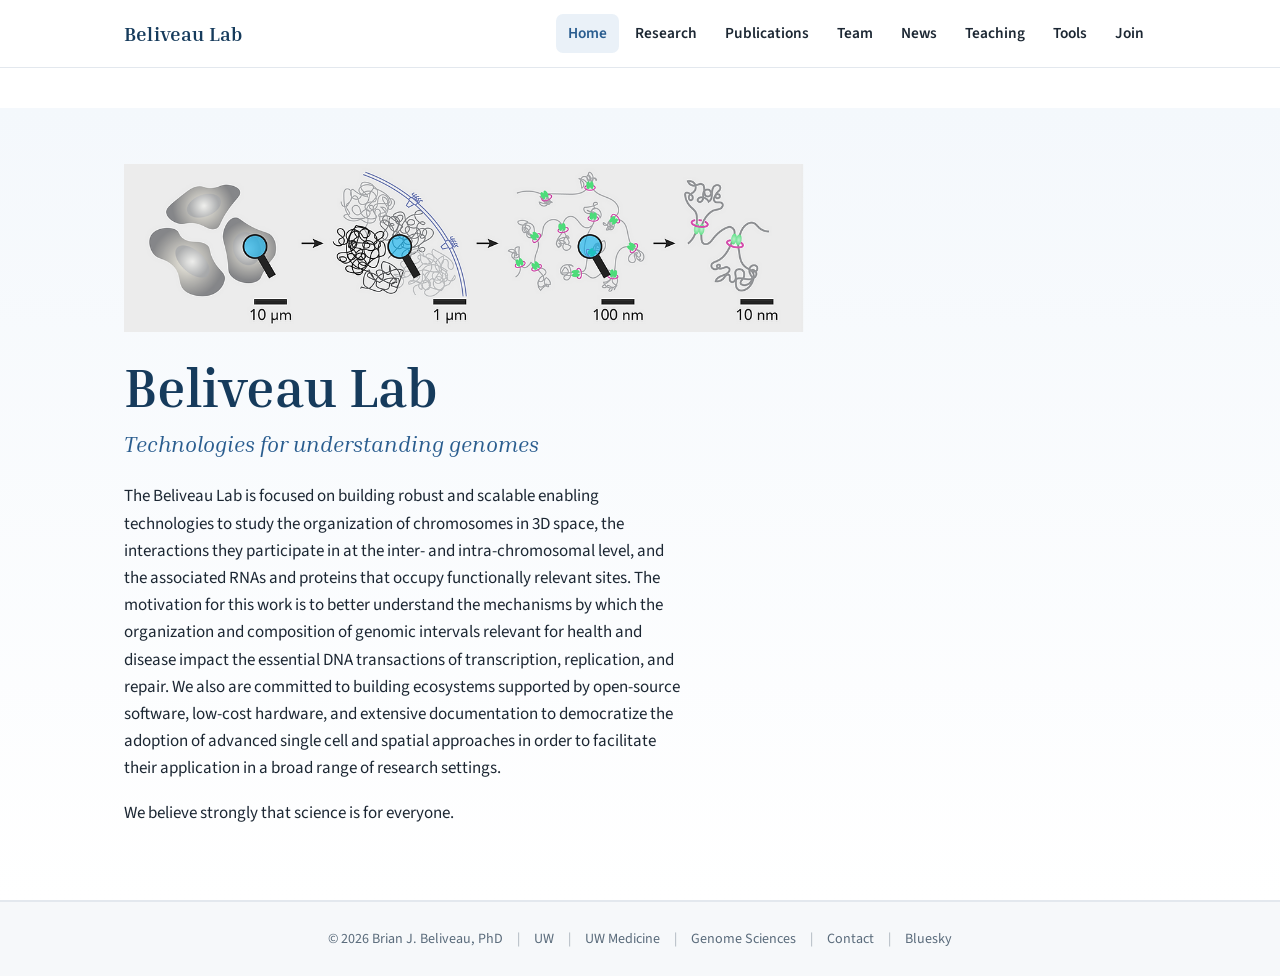
<file: index.html>
<!DOCTYPE html>
<html lang="en">
<head>
  <meta charset="utf-8">
  <meta name="viewport" content="width=device-width, initial-scale=1">
  <title>Home | Beliveau Lab</title>
  <meta name="description" content="The Beliveau Lab at the University of Washington builds enabling technologies to study the 3D organization of genomes.">
  <meta property="og:site_name" content="Beliveau Lab">
  <meta property="og:title" content="Home | Beliveau Lab">
  <meta property="og:type" content="website">
  <link rel="icon" href="favicon.ico" sizes="any">
  <link rel="icon" type="image/png" sizes="32x32" href="favicon-32x32.png">
  <link rel="icon" type="image/png" sizes="16x16" href="favicon-16x16.png">
  <link rel="apple-touch-icon" sizes="180x180" href="apple-touch-icon.png">
  <link rel="preconnect" href="https://fonts.googleapis.com">
  <link rel="preconnect" href="https://fonts.gstatic.com" crossorigin>
  <link href="https://fonts.googleapis.com/css2?family=Inria+Serif:ital,wght@0,400;0,700;1,400;1,700&family=Source+Sans+3:ital,wght@0,400;0,600;0,700;1,400&display=swap" rel="stylesheet">
  <link rel="stylesheet" href="css/style.css">
</head>
<body>
  <header class="site-header">
    <nav class="nav">
      <a class="brand" href="index.html">Beliveau Lab</a>
      <button class="nav-toggle" aria-label="Toggle navigation" aria-expanded="false">☰</button>
      <div class="nav-links">
        <a href="index.html">Home</a>
        <a href="research.html">Research</a>
        <a href="publications.html">Publications</a>
        <a href="team.html">Team</a>
        <a href="news.html">News</a>
        <a href="teaching.html">Teaching</a>
        <a href="tools.html">Tools</a>
        <a href="join.html">Join</a>
      </div>
    </nav>
  </header>
  <section class="hero">
    <div class="wrap">
      <img class="hero-banner" src="images/site/banner.png" alt="Beliveau Lab" loading="lazy">
      <h1>Beliveau Lab</h1>
      <p class="tagline">Technologies for understanding genomes</p>
      <p>The Beliveau Lab is focused on building robust and scalable enabling technologies to study the organization of chromosomes in 3D space, the interactions they participate in at the inter- and intra-chromosomal level, and the associated RNAs and proteins that occupy functionally relevant sites. The motivation for this work is to better understand the mechanisms by which the organization and composition of genomic intervals relevant for health and disease impact the essential DNA transactions of transcription, replication, and repair. We also are committed to building ecosystems supported by open-source software, low-cost hardware, and extensive documentation to democratize the adoption of advanced single cell and spatial approaches in order to facilitate their application in a broad range of research settings.</p>
      <p>We believe strongly that science is for everyone.</p>
    </div>
  </section>

  <footer class="site-footer">
    <div class="wrap">
      <span>&copy; 2026 Brian J. Beliveau, PhD</span>
      <span class="sep">|</span><a href="http://www.washington.edu/" target="_blank" rel="noopener">UW</a>
      <span class="sep">|</span><a href="https://www.uwmedicine.org/" target="_blank" rel="noopener">UW Medicine</a>
      <span class="sep">|</span><a href="http://www.gs.washington.edu/" target="_blank" rel="noopener">Genome Sciences</a>
      <span class="sep">|</span><a href="contact.html">Contact</a>
      <span class="sep">|</span><a href="https://bsky.app/profile/oligopain.bsky.social" target="_blank" rel="noopener">Bluesky</a>
    </div>
  </footer>
  <script src="js/main.js"></script>

</body>
</html>
</file>
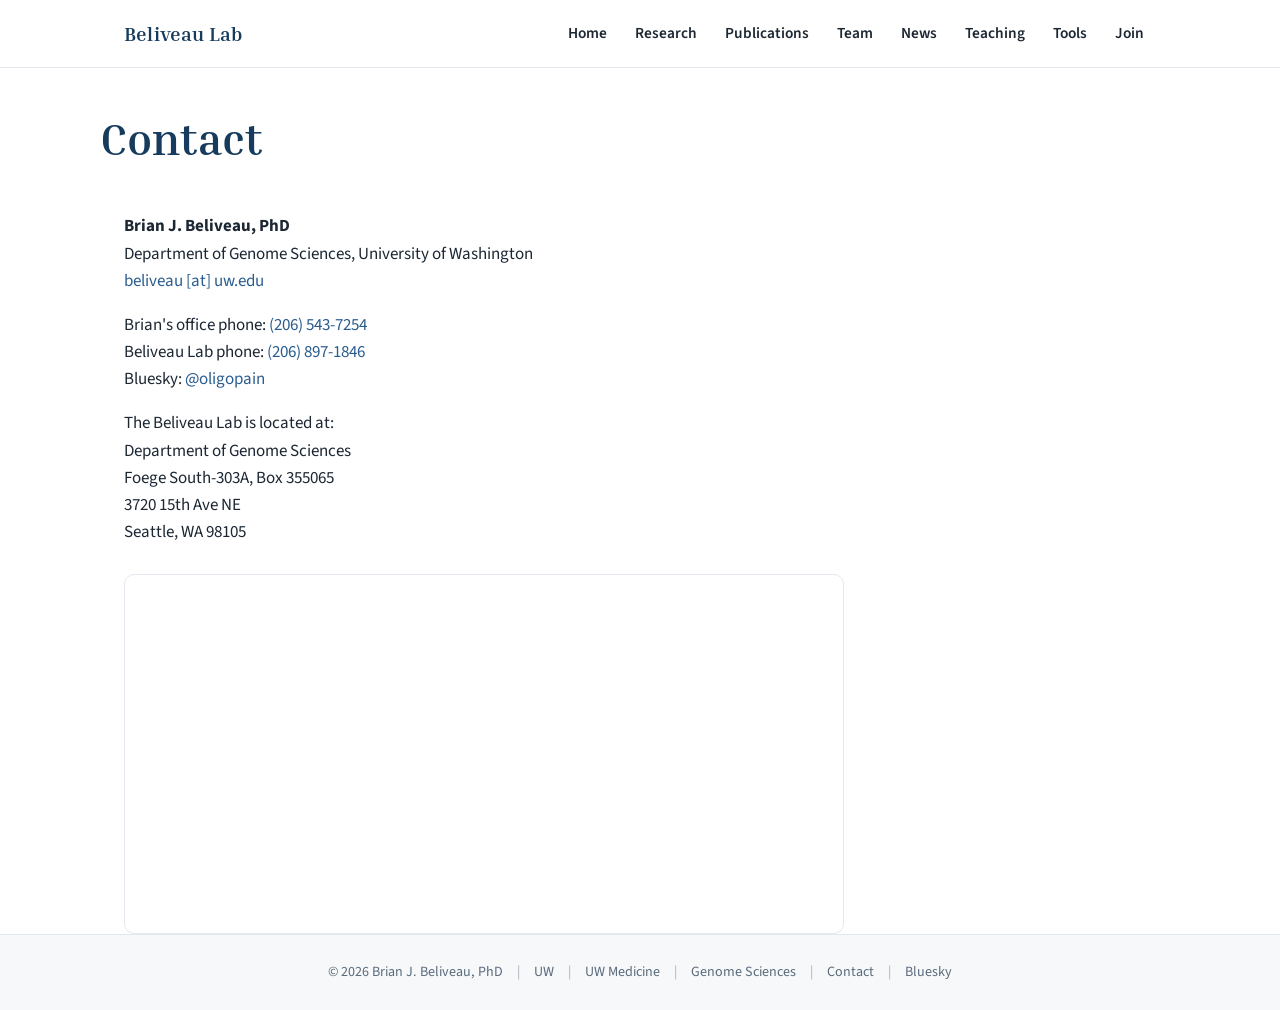
<file: contact.html>
<!DOCTYPE html>
<html lang="en">
<head>
  <meta charset="utf-8">
  <meta name="viewport" content="width=device-width, initial-scale=1">
  <title>Contact | Beliveau Lab</title>
  <meta name="description" content="The Beliveau Lab at the University of Washington builds enabling technologies to study the 3D organization of genomes.">
  <meta property="og:site_name" content="Beliveau Lab">
  <meta property="og:title" content="Contact | Beliveau Lab">
  <meta property="og:type" content="website">
  <link rel="icon" href="favicon.ico" sizes="any">
  <link rel="icon" type="image/png" sizes="32x32" href="favicon-32x32.png">
  <link rel="icon" type="image/png" sizes="16x16" href="favicon-16x16.png">
  <link rel="apple-touch-icon" sizes="180x180" href="apple-touch-icon.png">
  <link rel="preconnect" href="https://fonts.googleapis.com">
  <link rel="preconnect" href="https://fonts.gstatic.com" crossorigin>
  <link href="https://fonts.googleapis.com/css2?family=Inria+Serif:ital,wght@0,400;0,700;1,400;1,700&family=Source+Sans+3:ital,wght@0,400;0,600;0,700;1,400&display=swap" rel="stylesheet">
  <link rel="stylesheet" href="css/style.css">
</head>
<body>
  <header class="site-header">
    <nav class="nav">
      <a class="brand" href="index.html">Beliveau Lab</a>
      <button class="nav-toggle" aria-label="Toggle navigation" aria-expanded="false">☰</button>
      <div class="nav-links">
        <a href="index.html">Home</a>
        <a href="research.html">Research</a>
        <a href="publications.html">Publications</a>
        <a href="team.html">Team</a>
        <a href="news.html">News</a>
        <a href="teaching.html">Teaching</a>
        <a href="tools.html">Tools</a>
        <a href="join.html">Join</a>
      </div>
    </nav>
  </header>
  <div class="wrap page-head">
    <h1>Contact</h1>
  </div>
  <main class="wrap">
    <section class="contact">
      <p>
        <strong>Brian J. Beliveau, PhD</strong><br>
        Department of Genome Sciences, University of Washington<br>
        <a href="mailto:beliveau@uw.edu">beliveau [at] uw.edu</a>
      </p>
      <p>
        Brian's office phone: <a href="tel:+12065437254">(206) 543-7254</a><br>
        Beliveau Lab phone: <a href="tel:+12068971846">(206) 897-1846</a><br>
        Bluesky: <a href="https://bsky.app/profile/oligopain.bsky.social" target="_blank" rel="noopener">@oligopain</a>
      </p>
      <p>
        The Beliveau Lab is located at:<br>
        Department of Genome Sciences<br>
        Foege South-303A, Box 355065<br>
        3720 15th Ave NE<br>
        Seattle, WA 98105
      </p>
      <div class="contact-map">
        <iframe title="Beliveau Lab location — William H. Foege Building, University of Washington"
          src="https://maps.google.com/maps?q=William+H.+Foege+Building,+3720+15th+Ave+NE,+Seattle,+WA+98195&z=15&output=embed"
          loading="lazy" referrerpolicy="no-referrer-when-downgrade" allowfullscreen></iframe>
      </div>
    </section>
  </main>

  <footer class="site-footer">
    <div class="wrap">
      <span>&copy; 2026 Brian J. Beliveau, PhD</span>
      <span class="sep">|</span><a href="http://www.washington.edu/" target="_blank" rel="noopener">UW</a>
      <span class="sep">|</span><a href="https://www.uwmedicine.org/" target="_blank" rel="noopener">UW Medicine</a>
      <span class="sep">|</span><a href="http://www.gs.washington.edu/" target="_blank" rel="noopener">Genome Sciences</a>
      <span class="sep">|</span><a href="contact.html">Contact</a>
      <span class="sep">|</span><a href="https://bsky.app/profile/oligopain.bsky.social" target="_blank" rel="noopener">Bluesky</a>
    </div>
  </footer>
  <script src="js/main.js"></script>

</body>
</html>
</file>
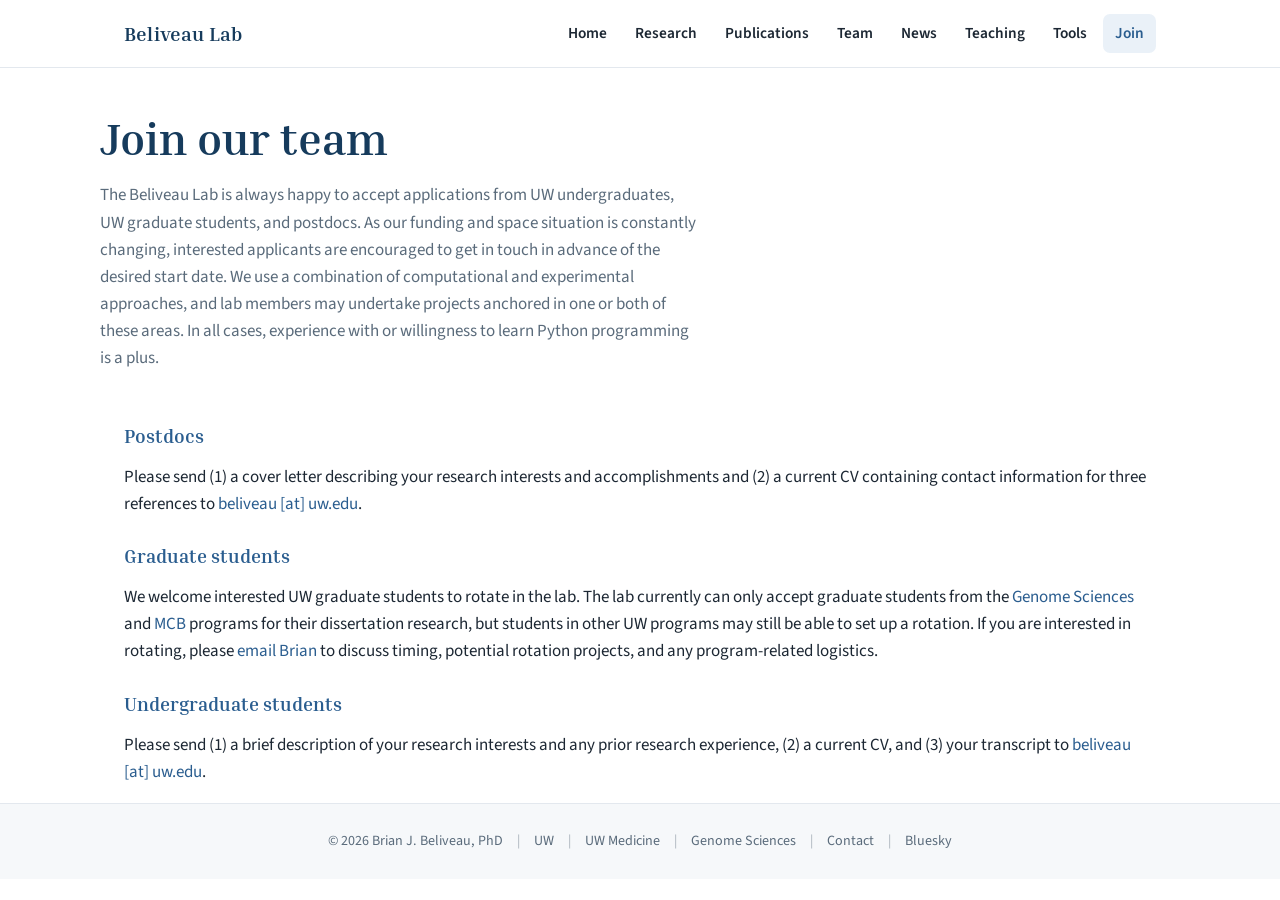
<file: join.html>
<!DOCTYPE html>
<html lang="en">
<head>
  <meta charset="utf-8">
  <meta name="viewport" content="width=device-width, initial-scale=1">
  <title>Join | Beliveau Lab</title>
  <meta name="description" content="The Beliveau Lab at the University of Washington builds enabling technologies to study the 3D organization of genomes.">
  <meta property="og:site_name" content="Beliveau Lab">
  <meta property="og:title" content="Join | Beliveau Lab">
  <meta property="og:type" content="website">
  <link rel="icon" href="favicon.ico" sizes="any">
  <link rel="icon" type="image/png" sizes="32x32" href="favicon-32x32.png">
  <link rel="icon" type="image/png" sizes="16x16" href="favicon-16x16.png">
  <link rel="apple-touch-icon" sizes="180x180" href="apple-touch-icon.png">
  <link rel="preconnect" href="https://fonts.googleapis.com">
  <link rel="preconnect" href="https://fonts.gstatic.com" crossorigin>
  <link href="https://fonts.googleapis.com/css2?family=Inria+Serif:ital,wght@0,400;0,700;1,400;1,700&family=Source+Sans+3:ital,wght@0,400;0,600;0,700;1,400&display=swap" rel="stylesheet">
  <link rel="stylesheet" href="css/style.css">
</head>
<body>
  <header class="site-header">
    <nav class="nav">
      <a class="brand" href="index.html">Beliveau Lab</a>
      <button class="nav-toggle" aria-label="Toggle navigation" aria-expanded="false">☰</button>
      <div class="nav-links">
        <a href="index.html">Home</a>
        <a href="research.html">Research</a>
        <a href="publications.html">Publications</a>
        <a href="team.html">Team</a>
        <a href="news.html">News</a>
        <a href="teaching.html">Teaching</a>
        <a href="tools.html">Tools</a>
        <a href="join.html">Join</a>
      </div>
    </nav>
  </header>
  <div class="wrap page-head">
    <h1>Join our team</h1>
    <p class="lead">The Beliveau Lab is always happy to accept applications from UW undergraduates, UW graduate students, and postdocs. As our funding and space situation is constantly changing, interested applicants are encouraged to get in touch in advance of the desired start date. We use a combination of computational and experimental approaches, and lab members may undertake projects anchored in one or both of these areas. In all cases, experience with or willingness to learn Python programming is a plus.</p>
  </div>
  <main class="wrap">
    <div class="join-block">
      <h3>Postdocs</h3>
      <p>Please send (1) a cover letter describing your research interests and accomplishments and (2) a current CV containing contact information for three references to <a href="mailto:beliveau@uw.edu">beliveau [at] uw.edu</a>.</p>
    </div>
    <div class="join-block">
      <h3>Graduate students</h3>
      <p>We welcome interested UW graduate students to rotate in the lab. The lab currently can only accept graduate students from the <a href="http://www.gs.washington.edu/academics/gradprogram/index.htm" target="_blank" rel="noopener">Genome Sciences</a> and <a href="https://depts.washington.edu/mcb/" target="_blank" rel="noopener">MCB</a> programs for their dissertation research, but students in other UW programs may still be able to set up a rotation. If you are interested in rotating, please <a href="contact.html">email Brian</a> to discuss timing, potential rotation projects, and any program-related logistics.</p>
    </div>
    <div class="join-block">
      <h3>Undergraduate students</h3>
      <p>Please send (1) a brief description of your research interests and any prior research experience, (2) a current CV, and (3) your transcript to <a href="mailto:beliveau@uw.edu">beliveau [at] uw.edu</a>.</p>
    </div>
  </main>

  <footer class="site-footer">
    <div class="wrap">
      <span>&copy; 2026 Brian J. Beliveau, PhD</span>
      <span class="sep">|</span><a href="http://www.washington.edu/" target="_blank" rel="noopener">UW</a>
      <span class="sep">|</span><a href="https://www.uwmedicine.org/" target="_blank" rel="noopener">UW Medicine</a>
      <span class="sep">|</span><a href="http://www.gs.washington.edu/" target="_blank" rel="noopener">Genome Sciences</a>
      <span class="sep">|</span><a href="contact.html">Contact</a>
      <span class="sep">|</span><a href="https://bsky.app/profile/oligopain.bsky.social" target="_blank" rel="noopener">Bluesky</a>
    </div>
  </footer>
  <script src="js/main.js"></script>

</body>
</html>
</file>
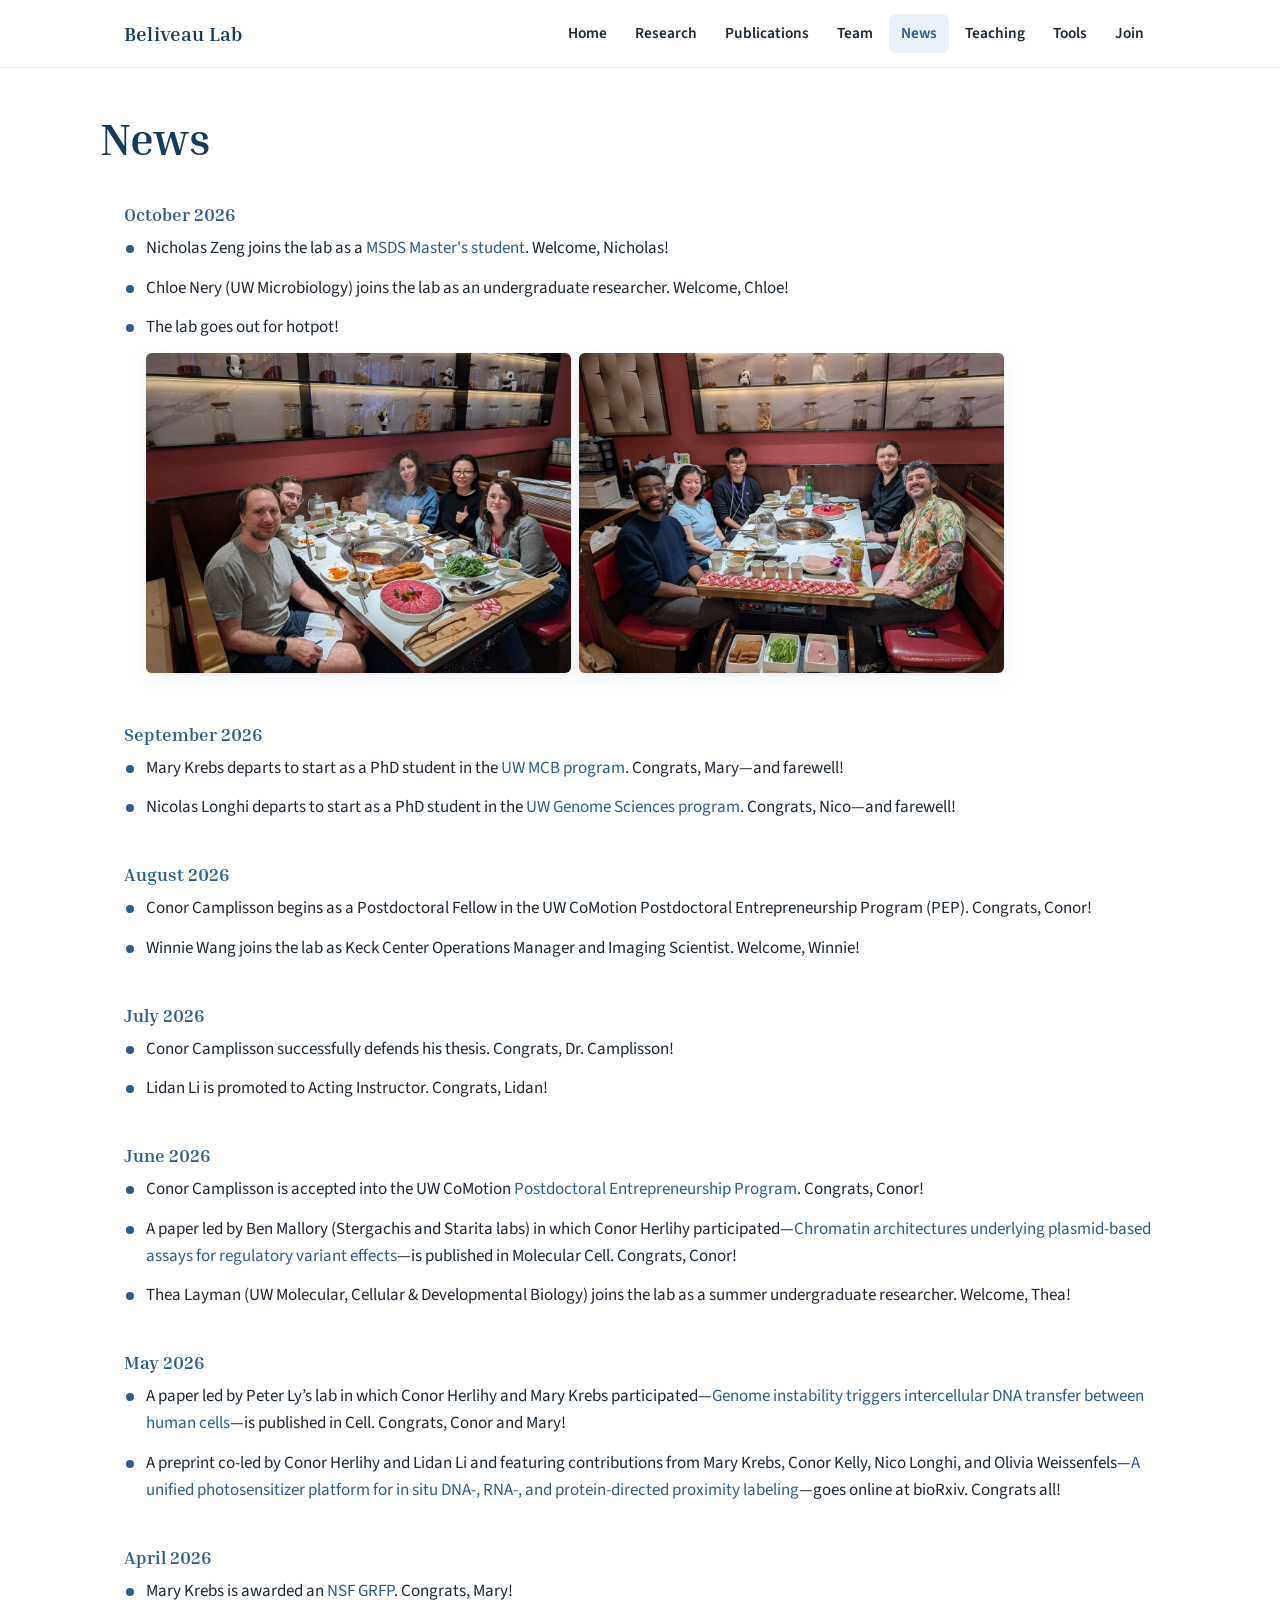
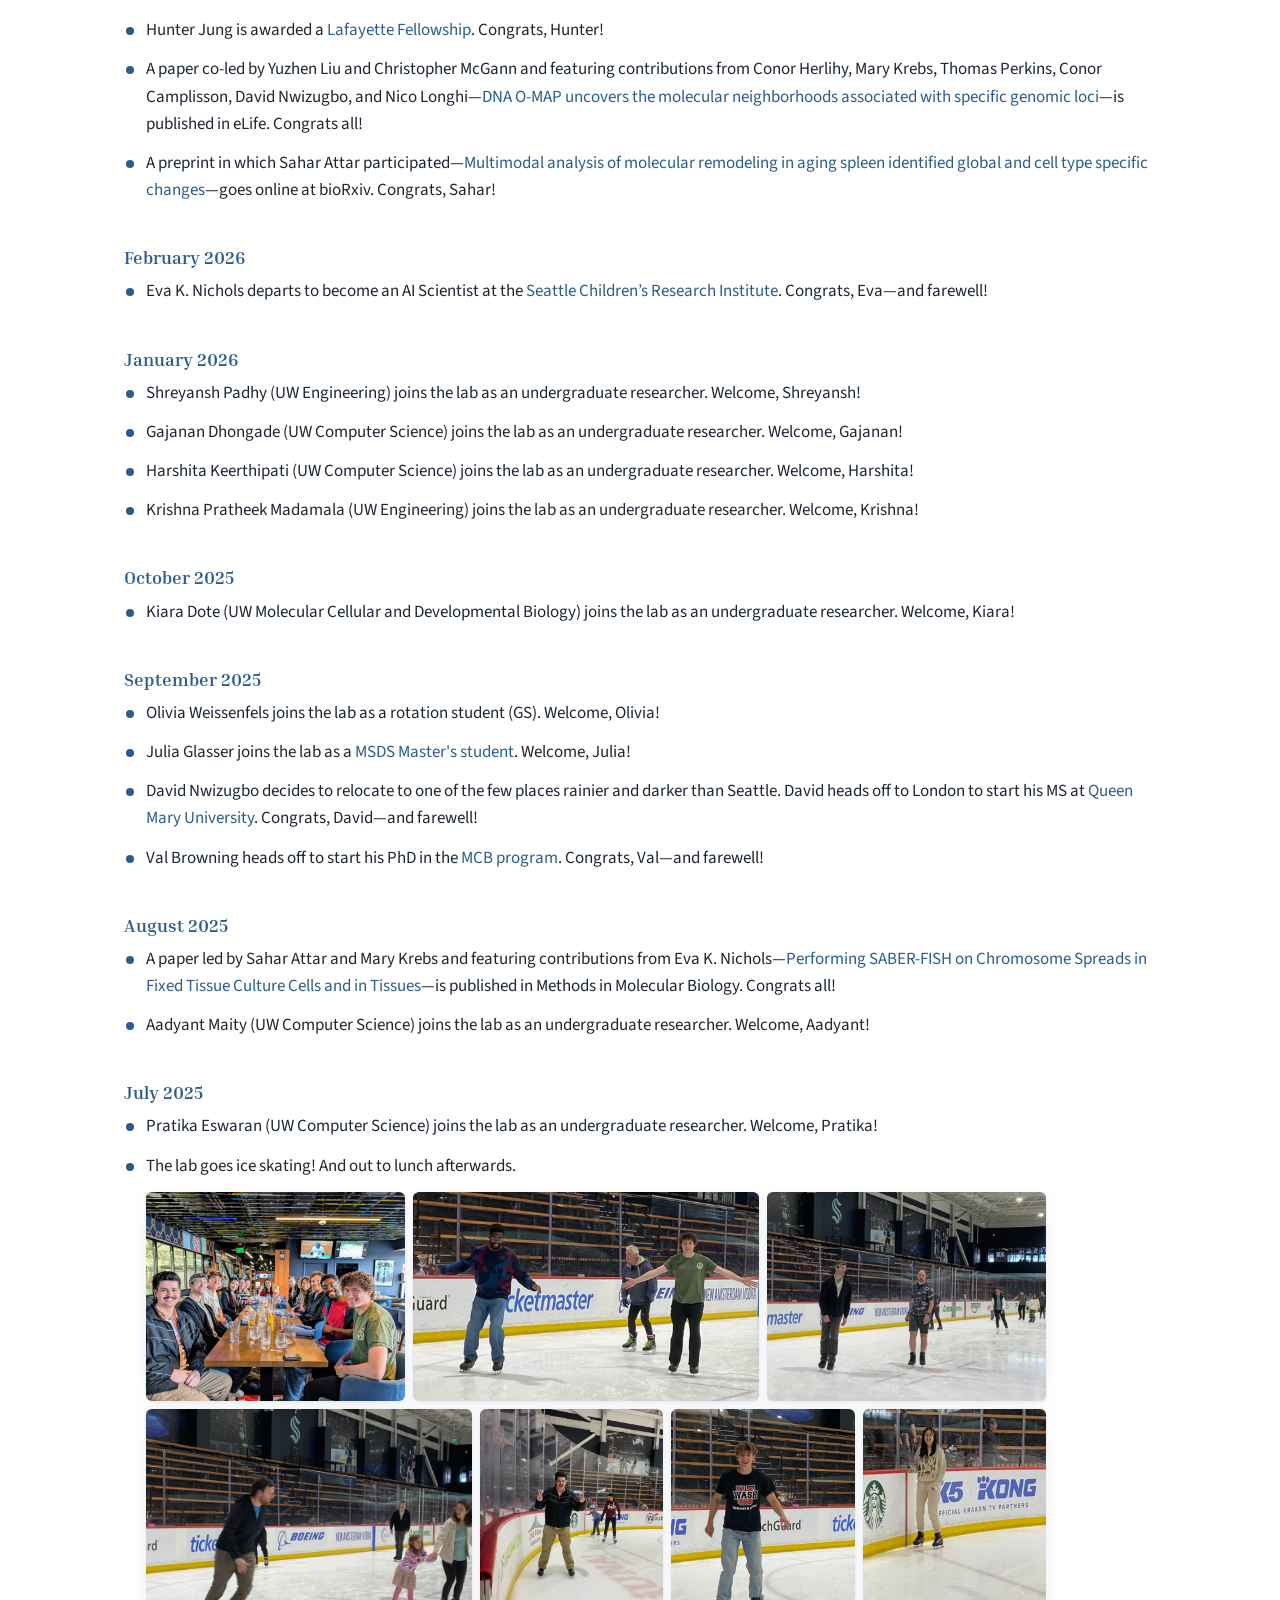
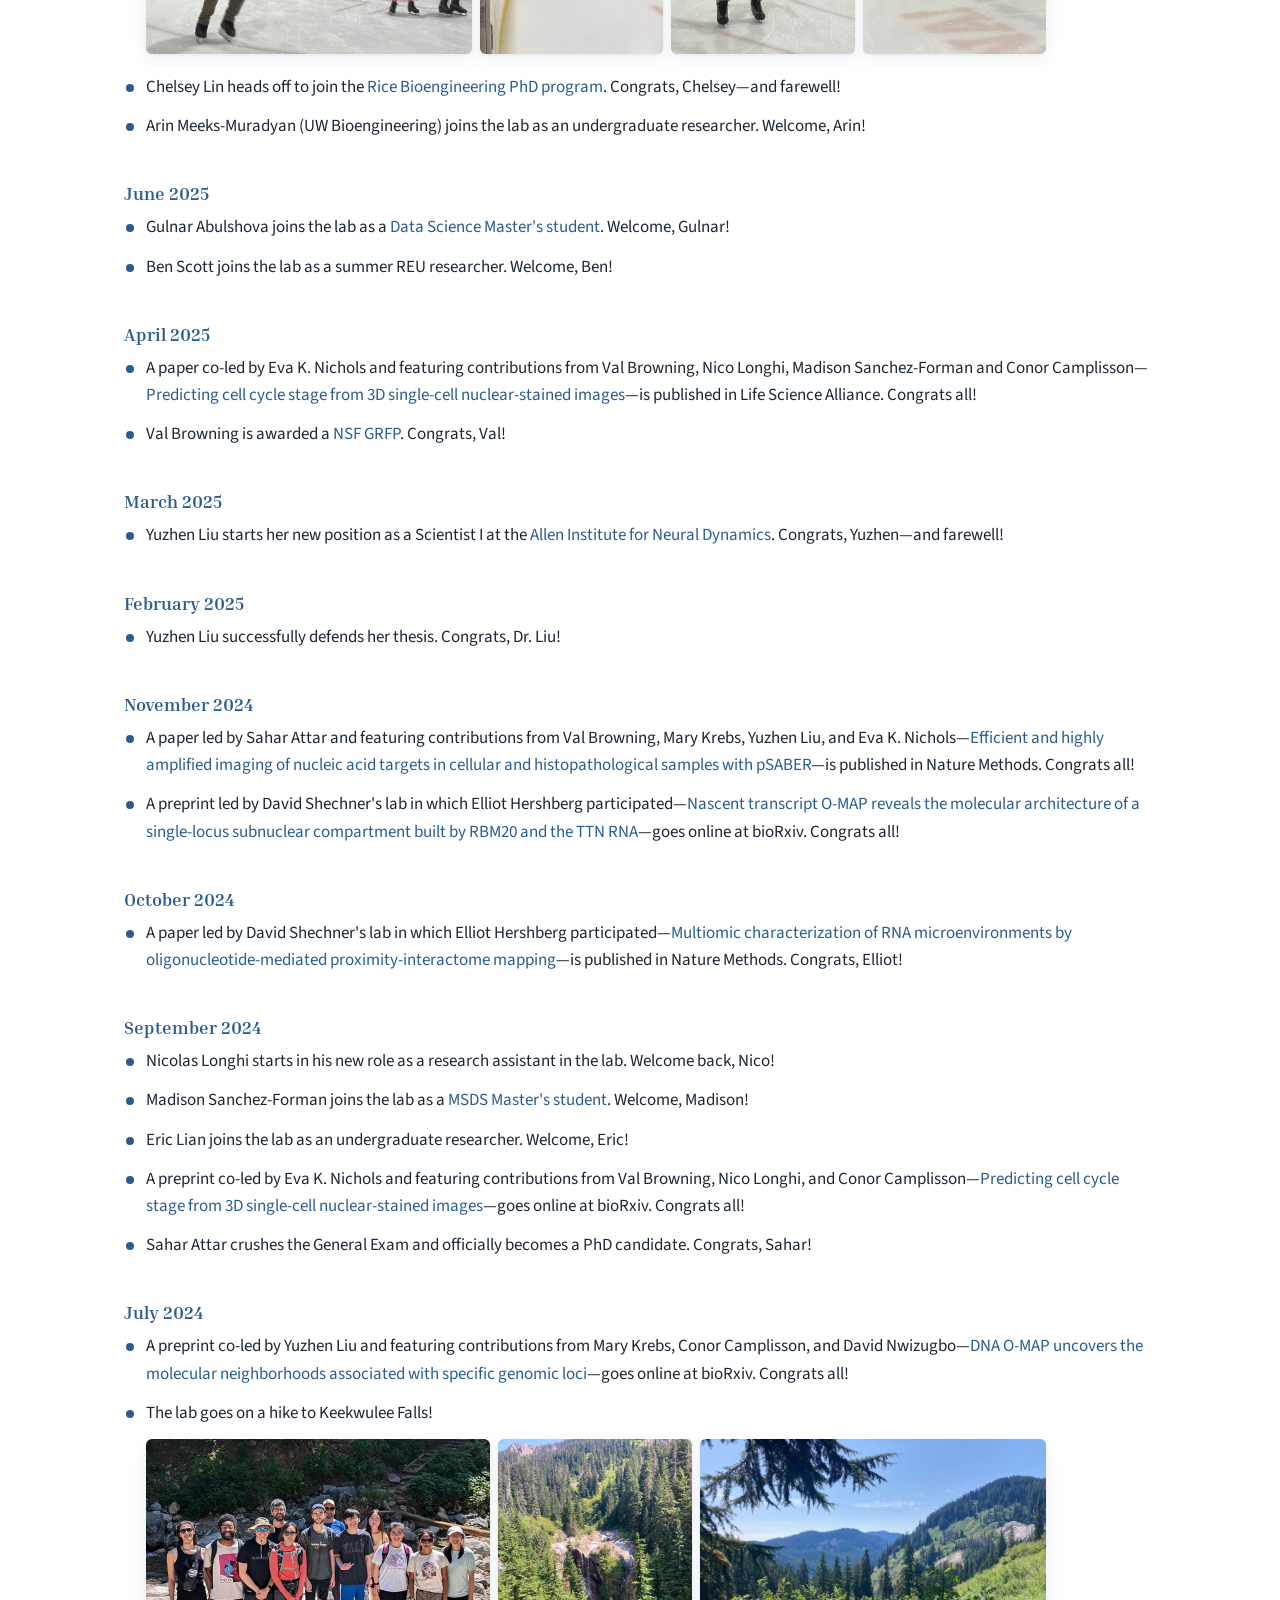
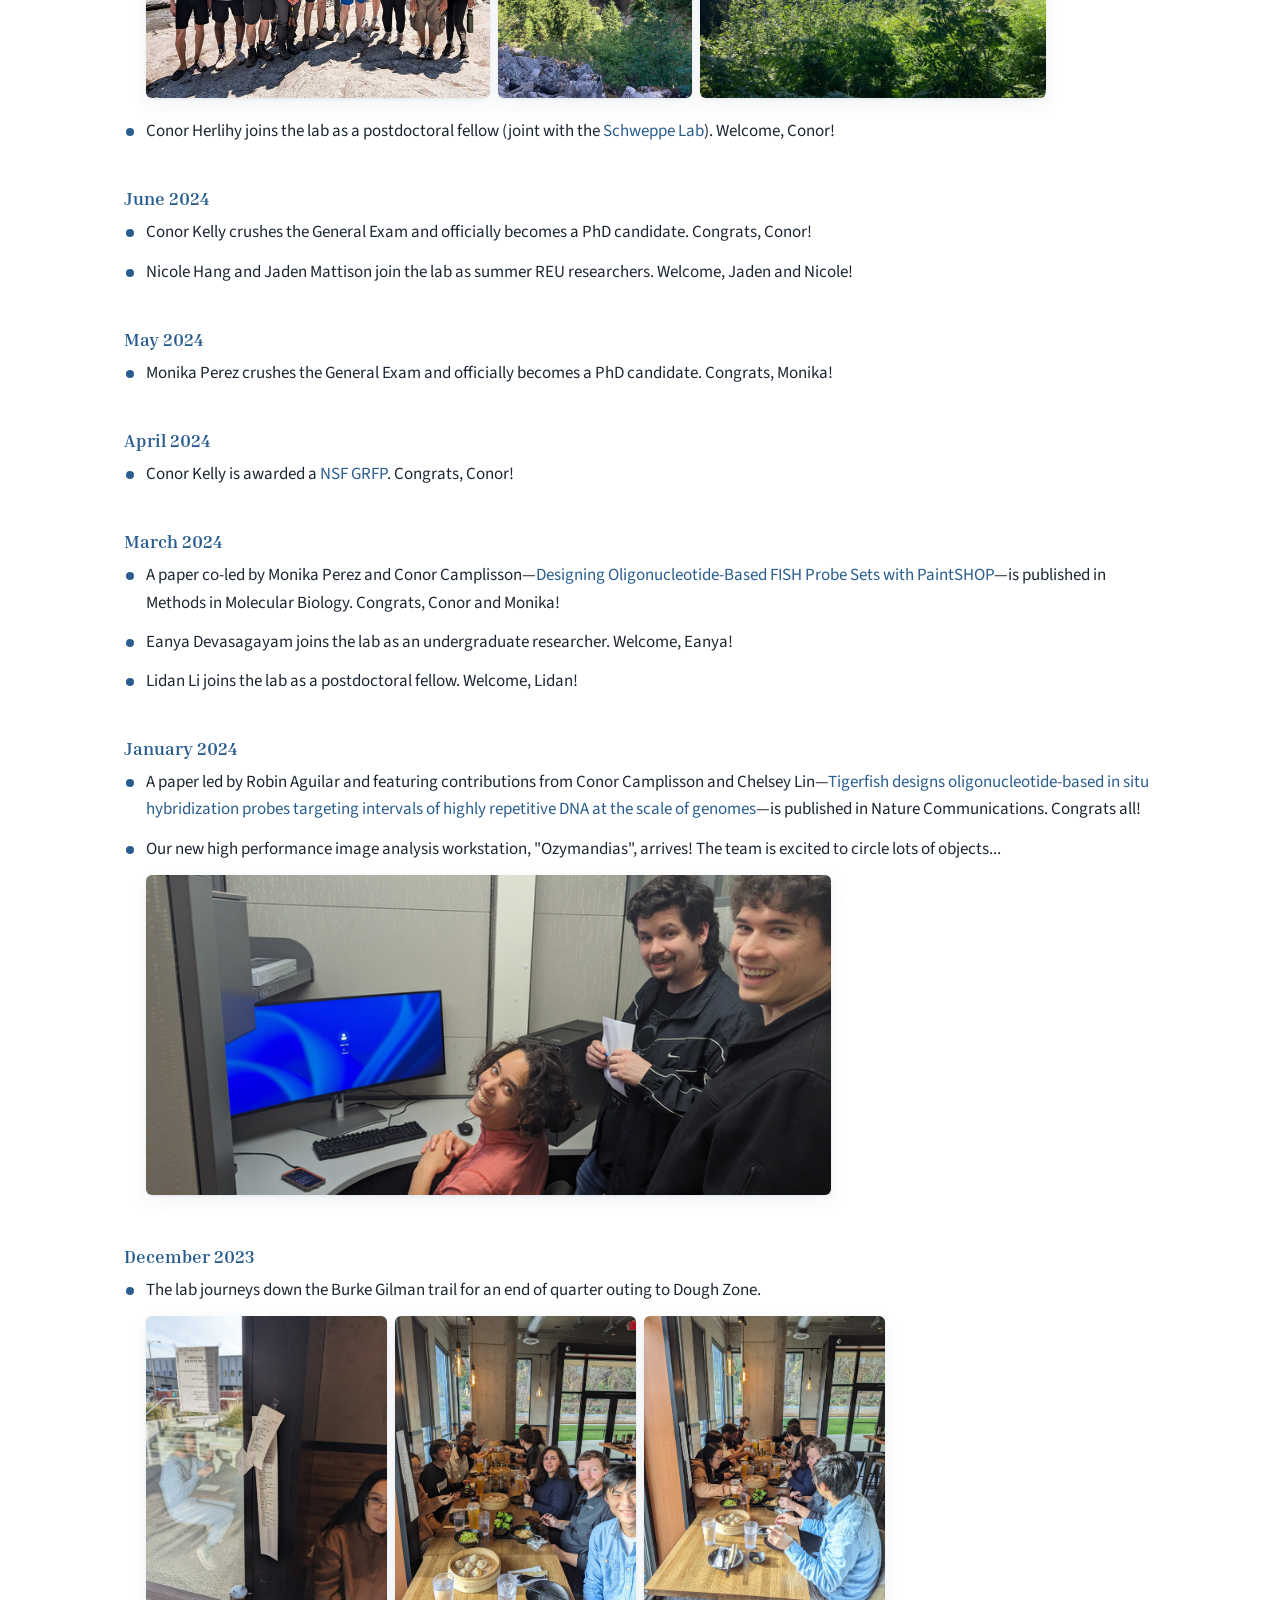
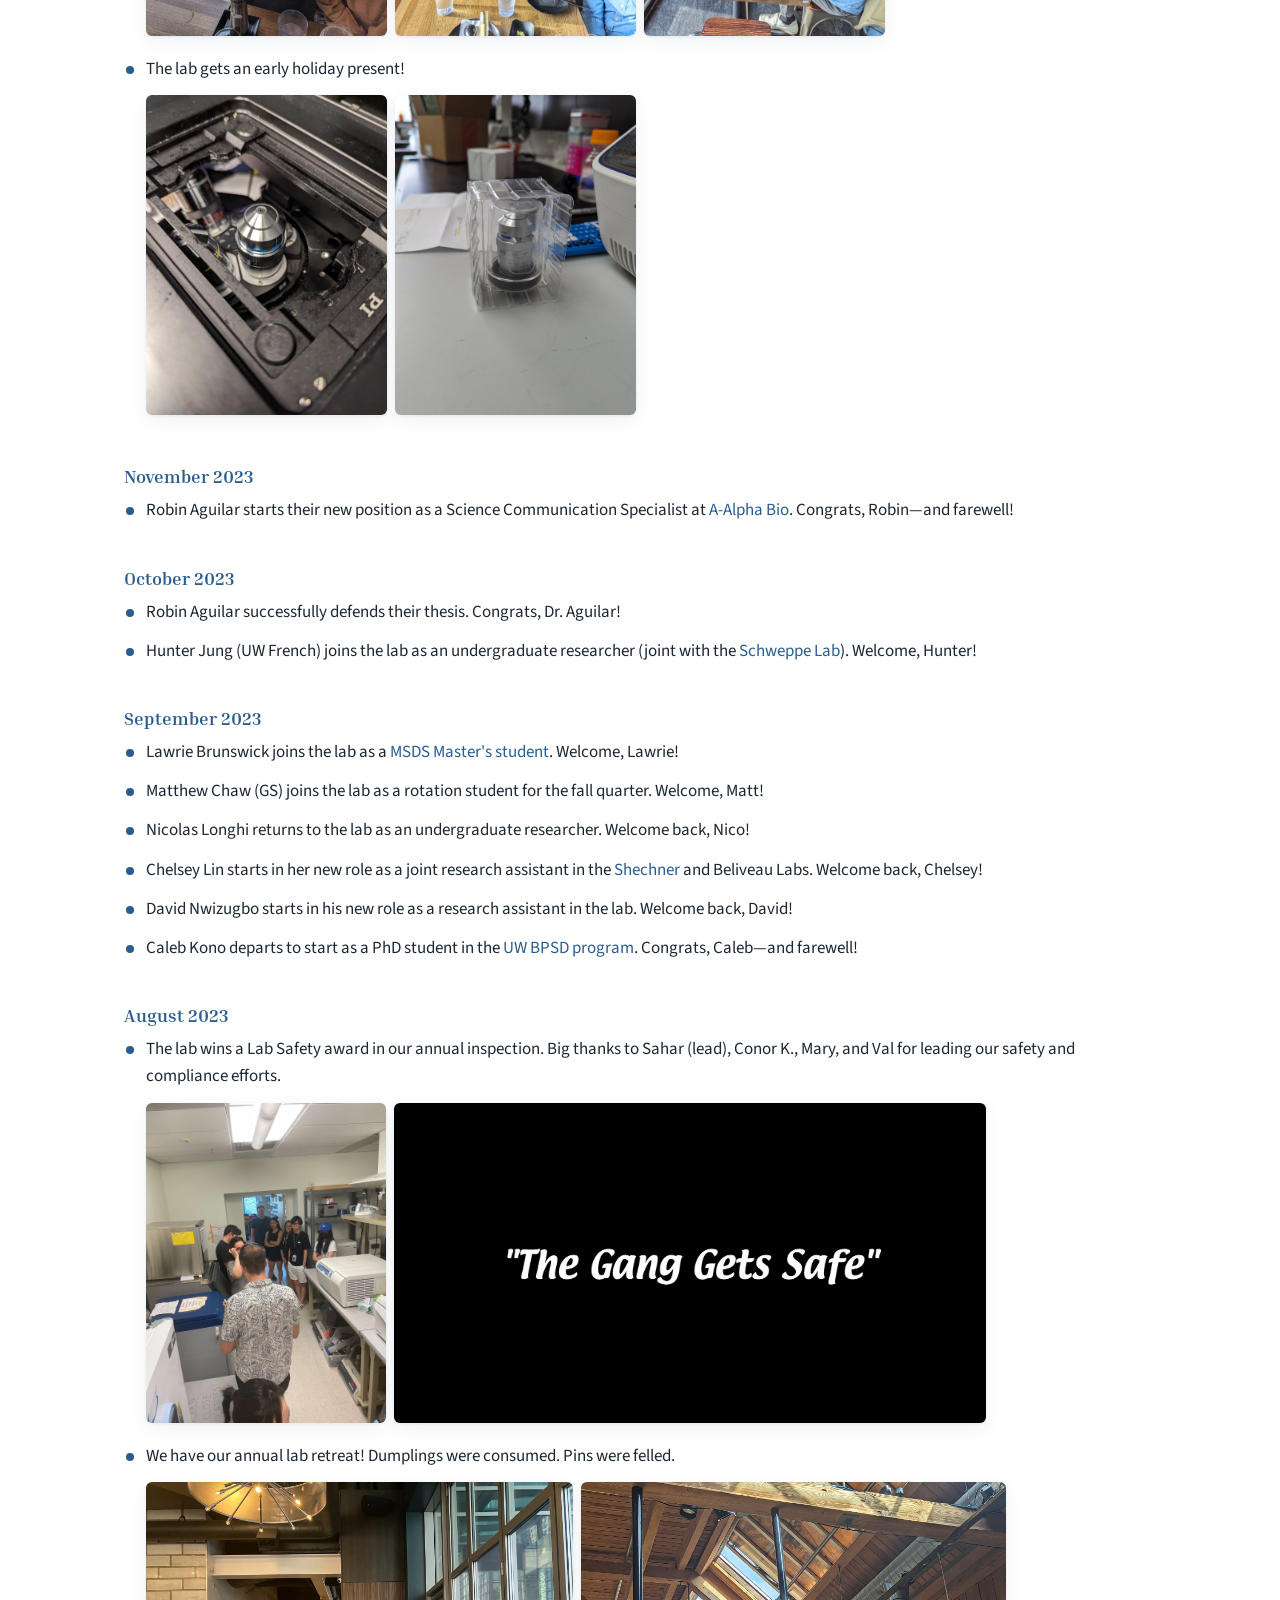
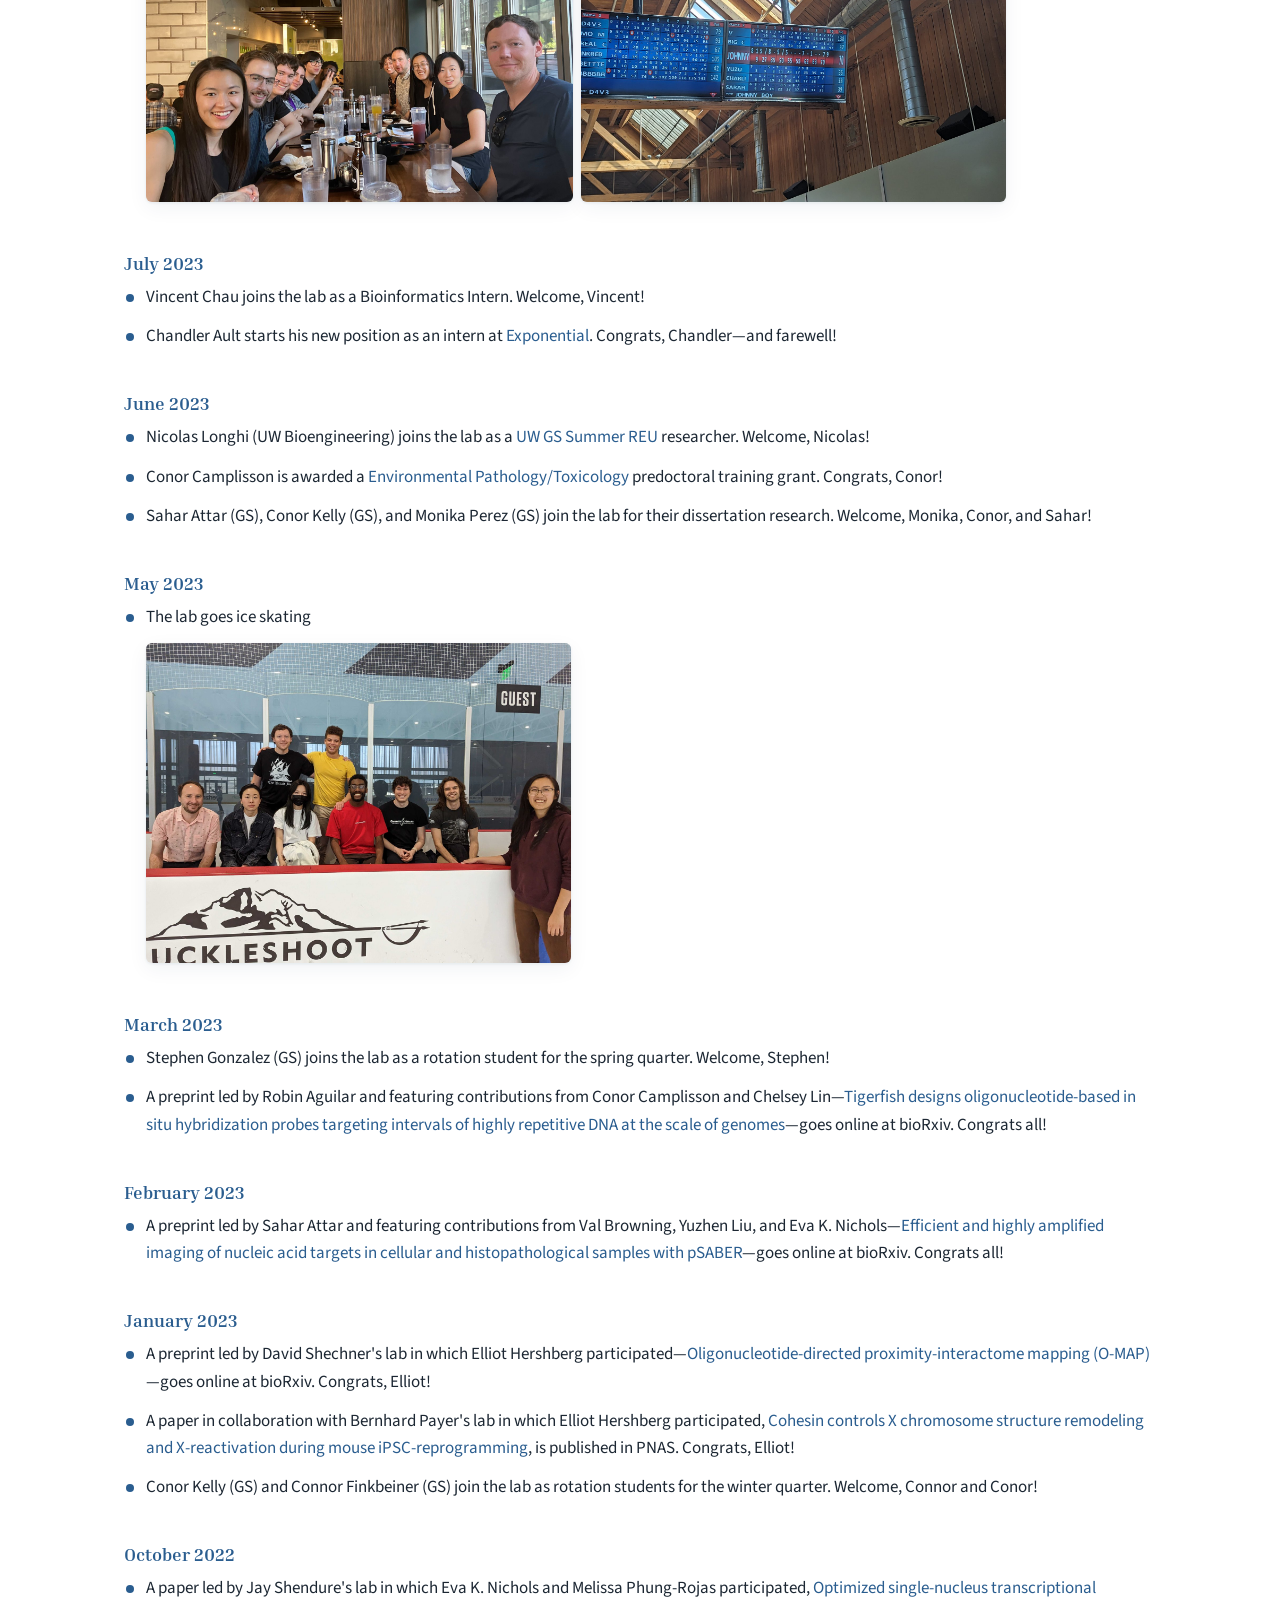
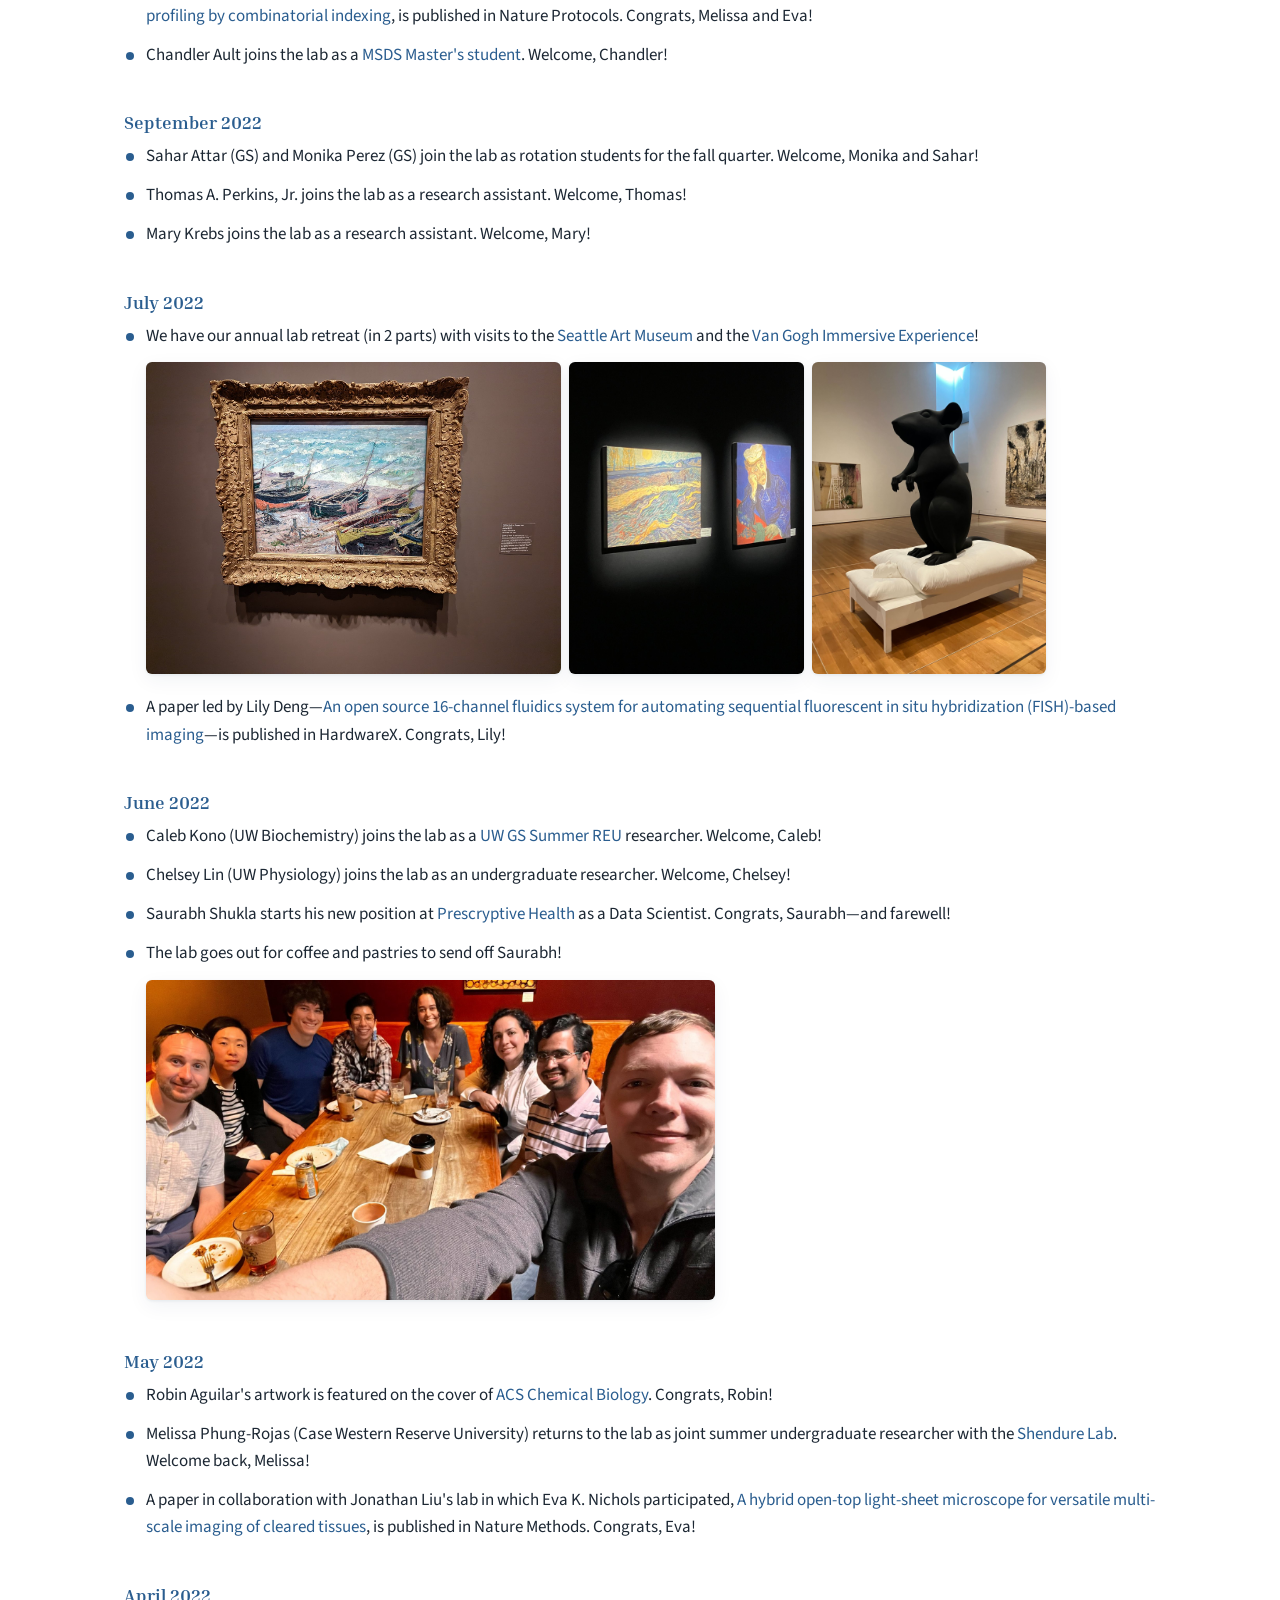
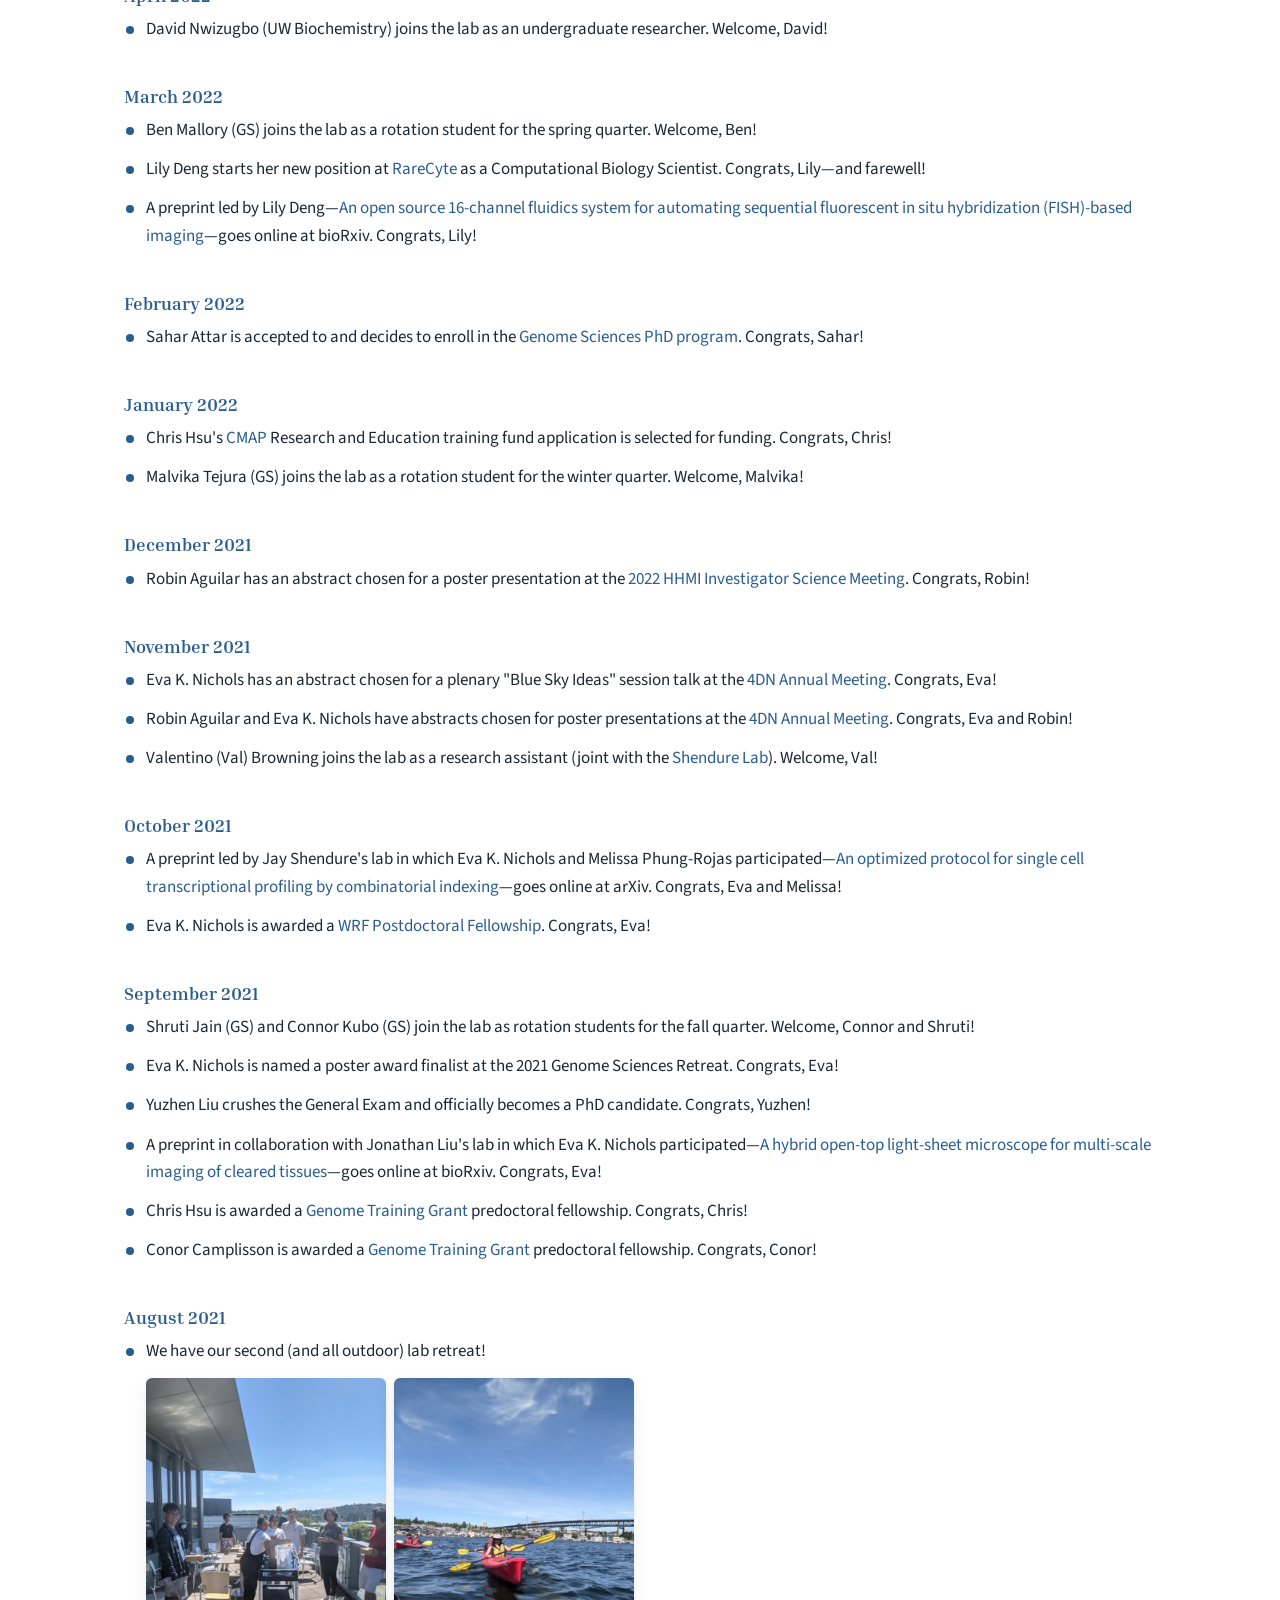
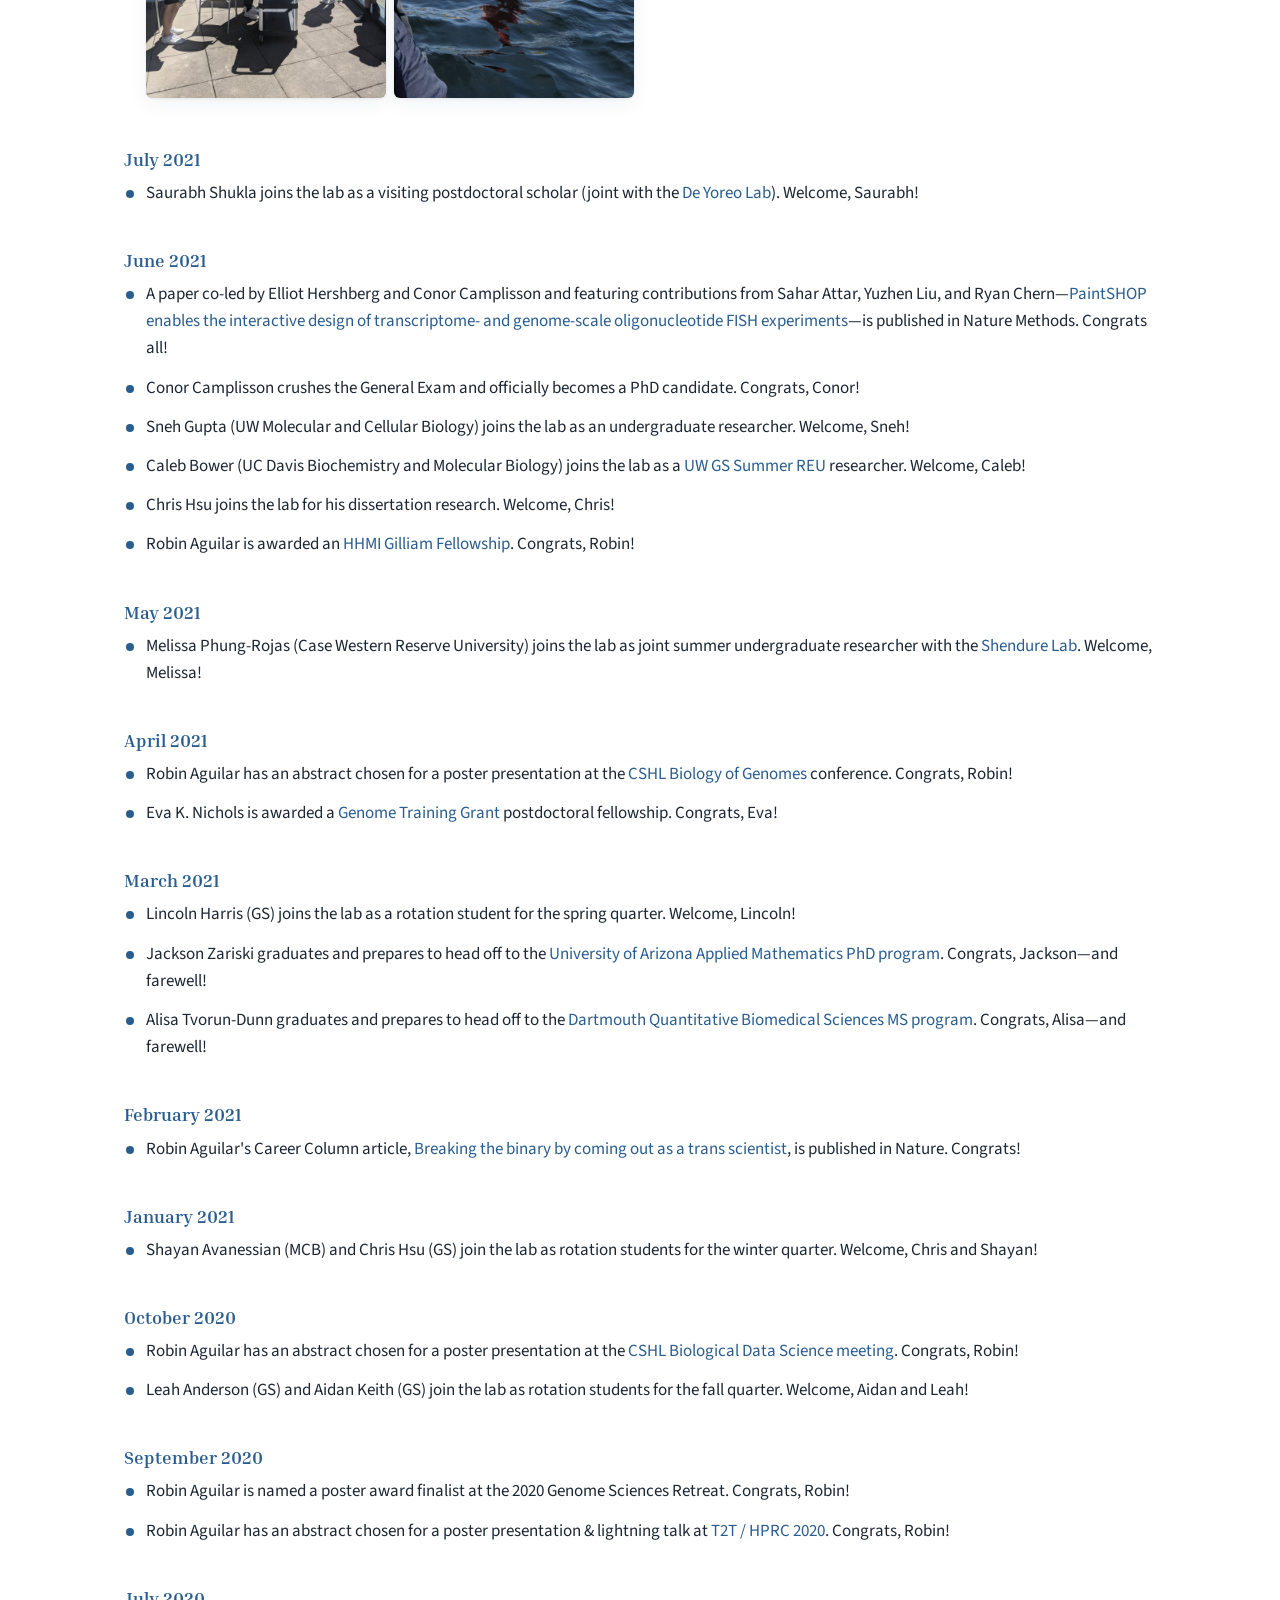
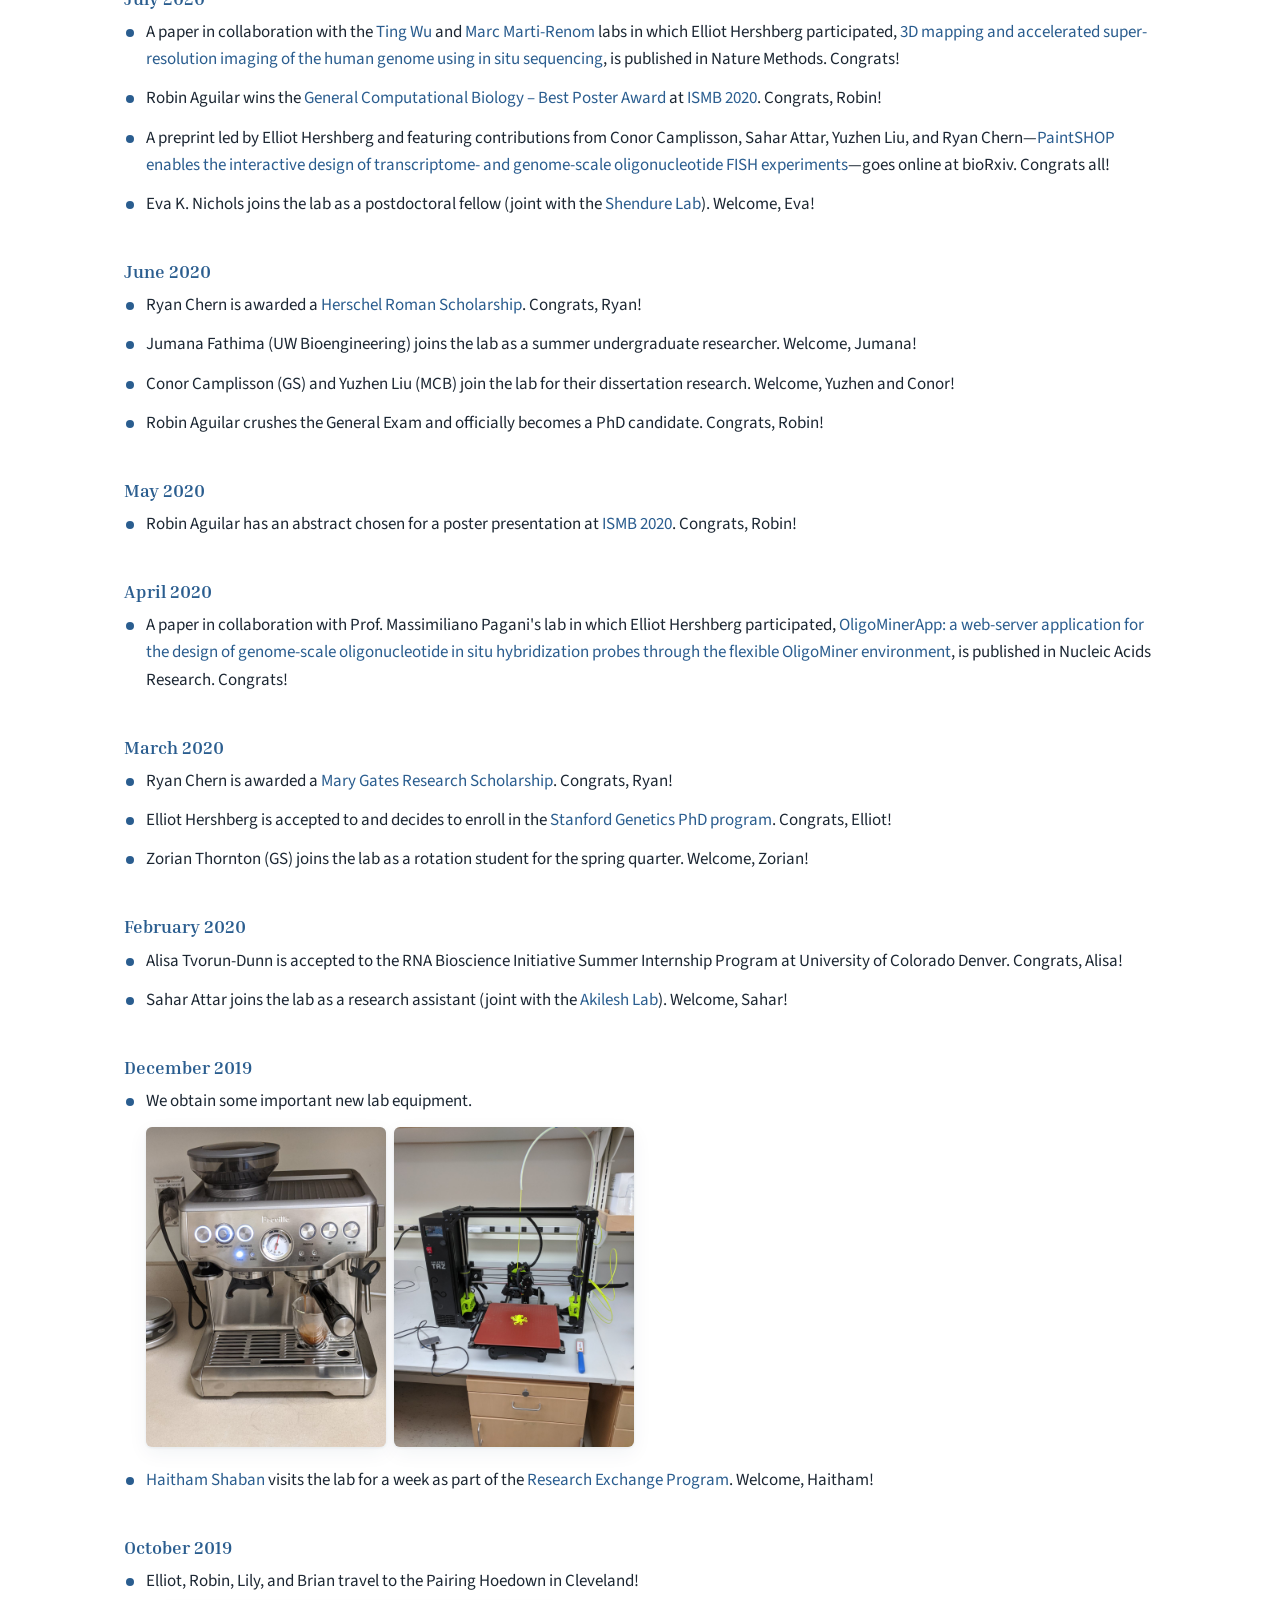
<file: news.html>
<!DOCTYPE html>
<html lang="en">
<head>
  <meta charset="utf-8">
  <meta name="viewport" content="width=device-width, initial-scale=1">
  <title>News | Beliveau Lab</title>
  <meta name="description" content="The Beliveau Lab at the University of Washington builds enabling technologies to study the 3D organization of genomes.">
  <meta property="og:site_name" content="Beliveau Lab">
  <meta property="og:title" content="News | Beliveau Lab">
  <meta property="og:type" content="website">
  <link rel="icon" href="favicon.ico" sizes="any">
  <link rel="icon" type="image/png" sizes="32x32" href="favicon-32x32.png">
  <link rel="icon" type="image/png" sizes="16x16" href="favicon-16x16.png">
  <link rel="apple-touch-icon" sizes="180x180" href="apple-touch-icon.png">
  <link rel="preconnect" href="https://fonts.googleapis.com">
  <link rel="preconnect" href="https://fonts.gstatic.com" crossorigin>
  <link href="https://fonts.googleapis.com/css2?family=Inria+Serif:ital,wght@0,400;0,700;1,400;1,700&family=Source+Sans+3:ital,wght@0,400;0,600;0,700;1,400&display=swap" rel="stylesheet">
  <link rel="stylesheet" href="css/style.css">
</head>
<body>
  <header class="site-header">
    <nav class="nav">
      <a class="brand" href="index.html">Beliveau Lab</a>
      <button class="nav-toggle" aria-label="Toggle navigation" aria-expanded="false">☰</button>
      <div class="nav-links">
        <a href="index.html">Home</a>
        <a href="research.html">Research</a>
        <a href="publications.html">Publications</a>
        <a href="team.html">Team</a>
        <a href="news.html">News</a>
        <a href="teaching.html">Teaching</a>
        <a href="tools.html">Tools</a>
        <a href="join.html">Join</a>
      </div>
    </nav>
  </header>
  <div class="wrap page-head">
    <h1>News</h1>
  </div>
  <main class="wrap">
    <div id="news-root"><p class="loading">Loading news…</p></div>
  </main>

  <footer class="site-footer">
    <div class="wrap">
      <span>&copy; 2026 Brian J. Beliveau, PhD</span>
      <span class="sep">|</span><a href="http://www.washington.edu/" target="_blank" rel="noopener">UW</a>
      <span class="sep">|</span><a href="https://www.uwmedicine.org/" target="_blank" rel="noopener">UW Medicine</a>
      <span class="sep">|</span><a href="http://www.gs.washington.edu/" target="_blank" rel="noopener">Genome Sciences</a>
      <span class="sep">|</span><a href="contact.html">Contact</a>
      <span class="sep">|</span><a href="https://bsky.app/profile/oligopain.bsky.social" target="_blank" rel="noopener">Bluesky</a>
    </div>
  </footer>
  <script src="js/main.js"></script>
  <script src="js/news.js"></script>
</body>
</html>
</file>
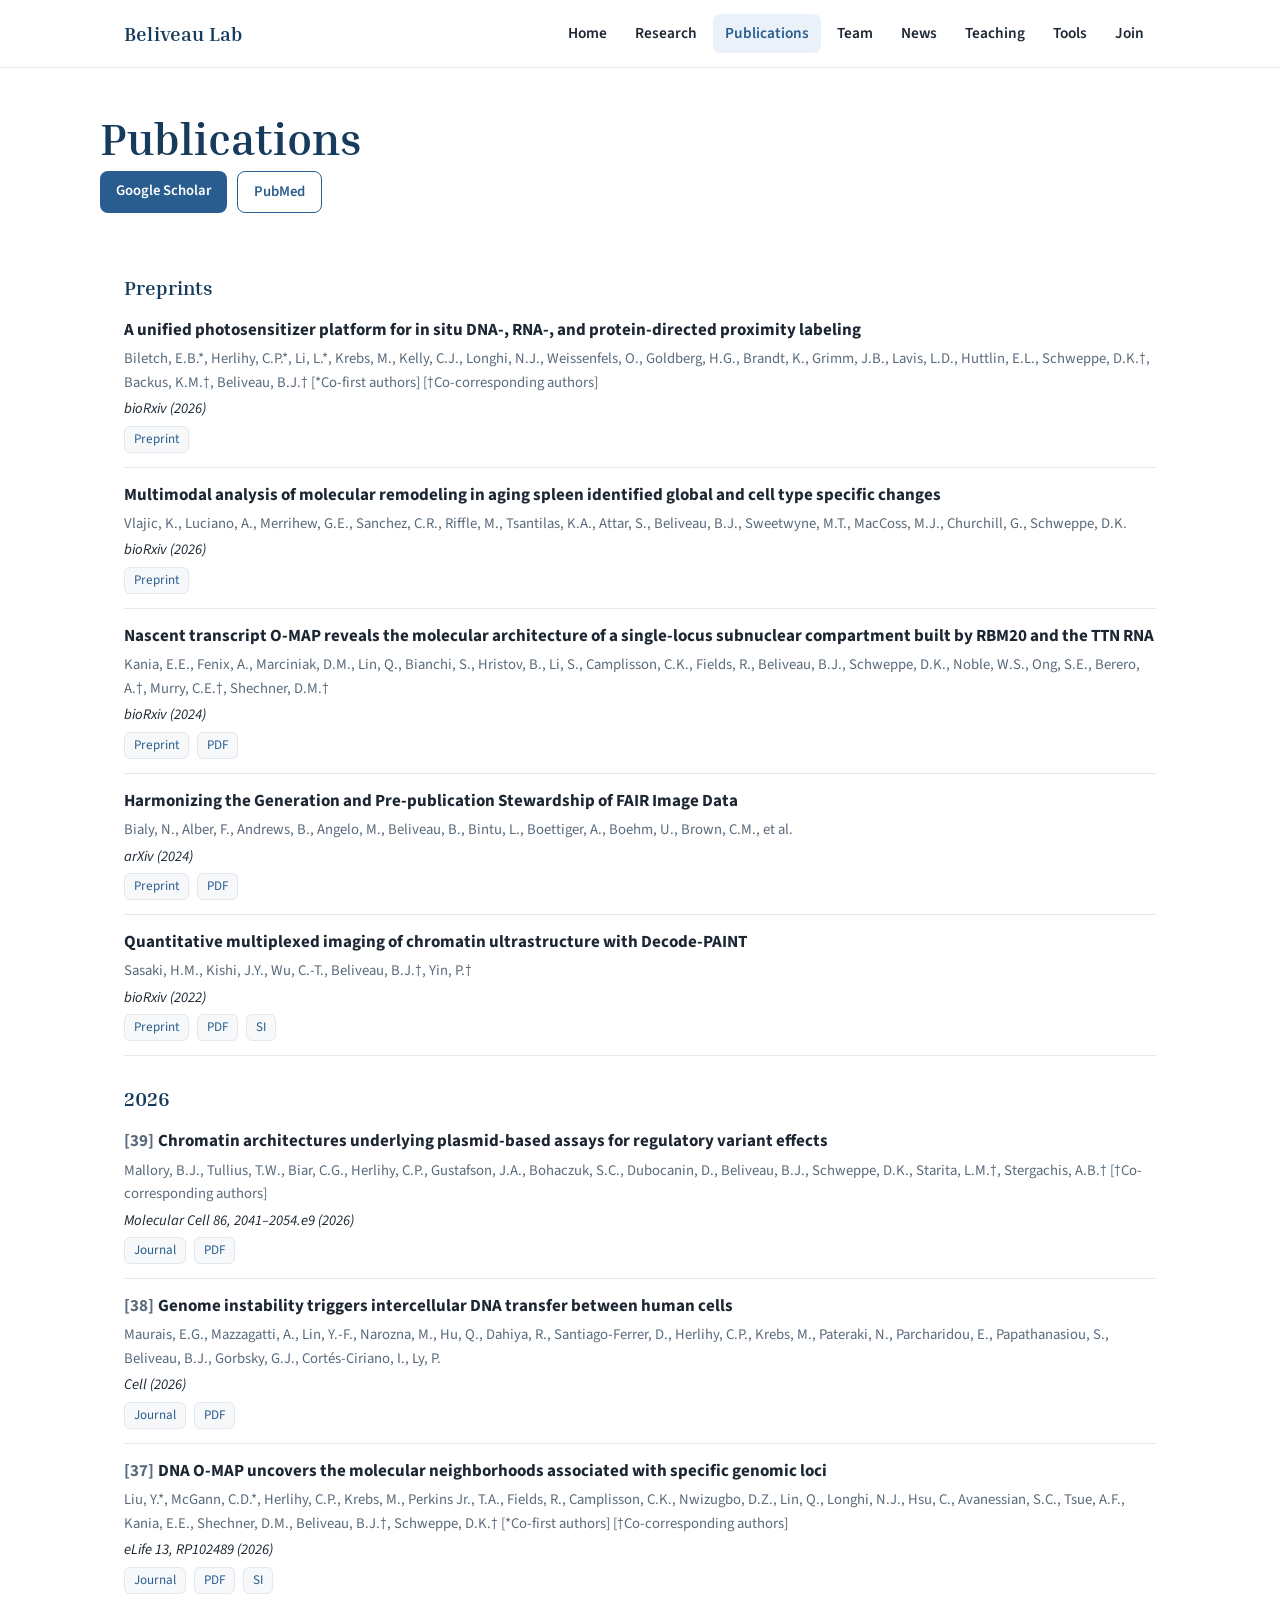
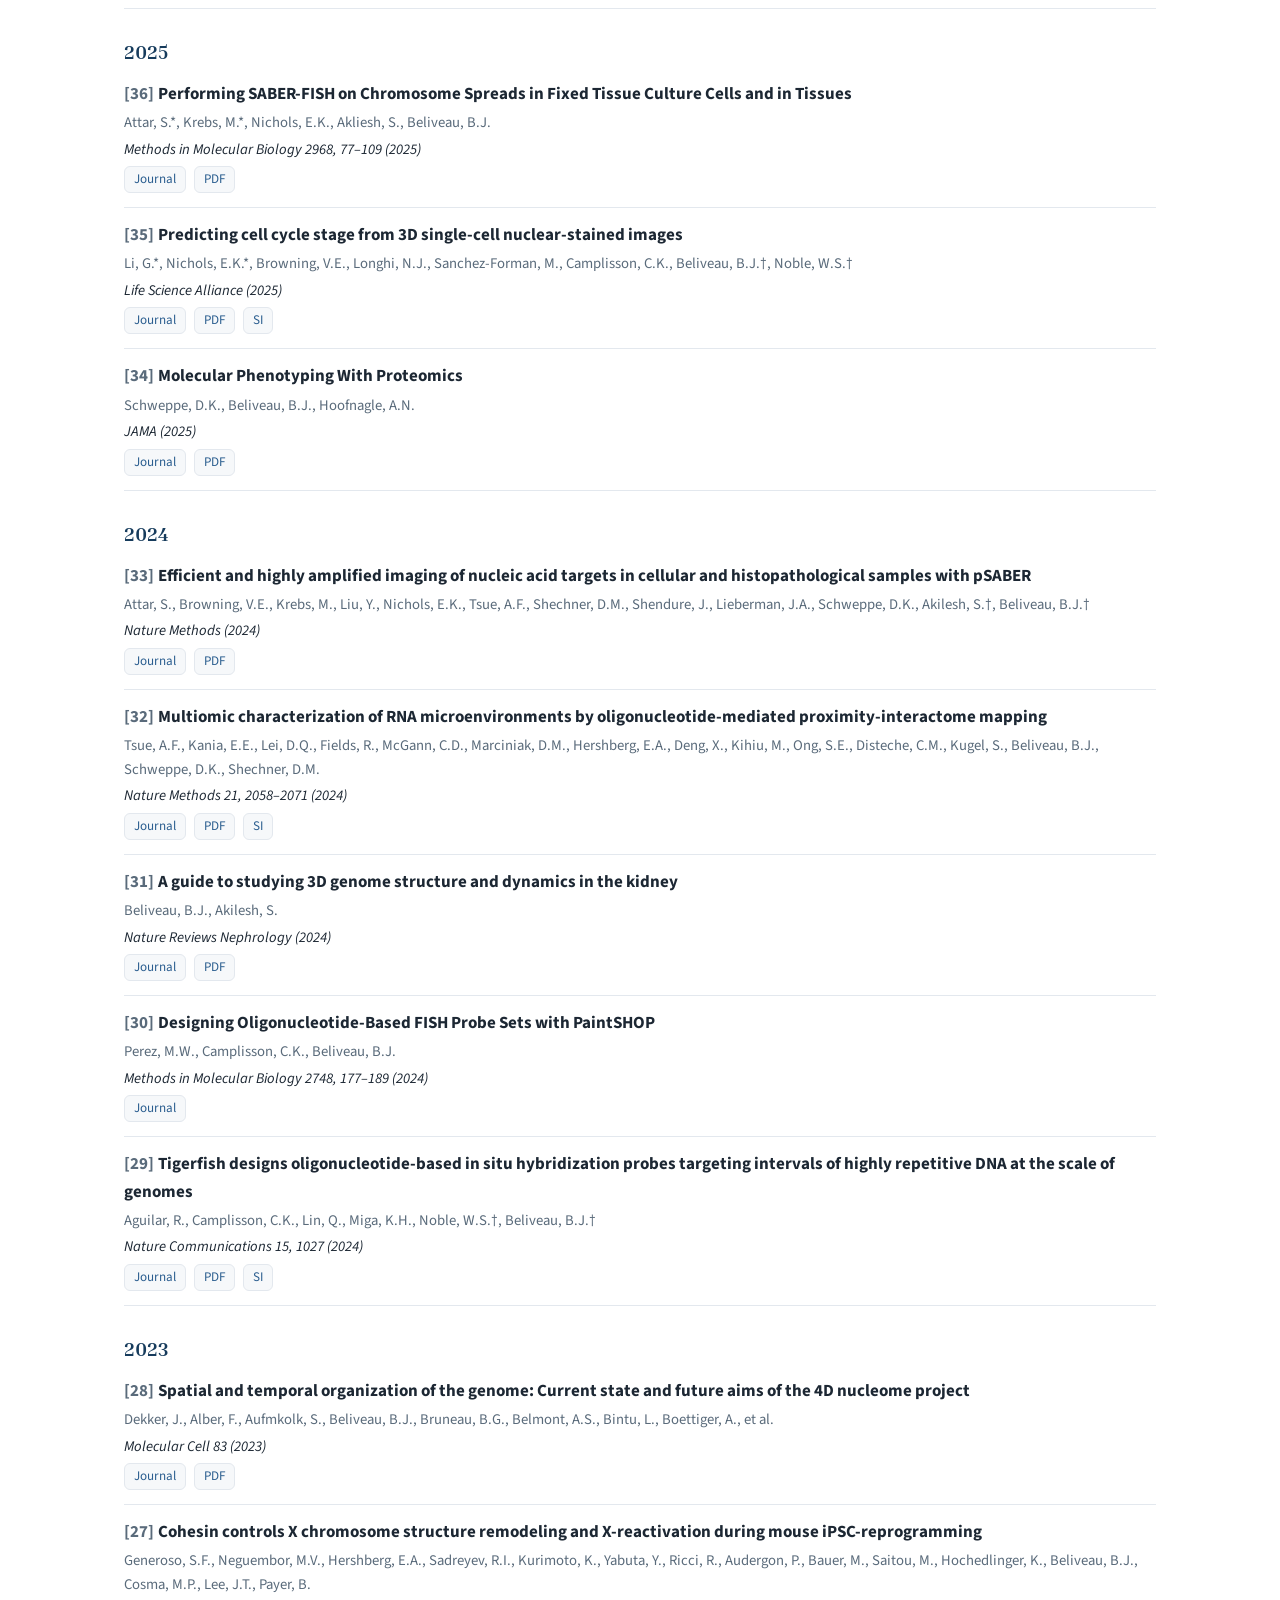
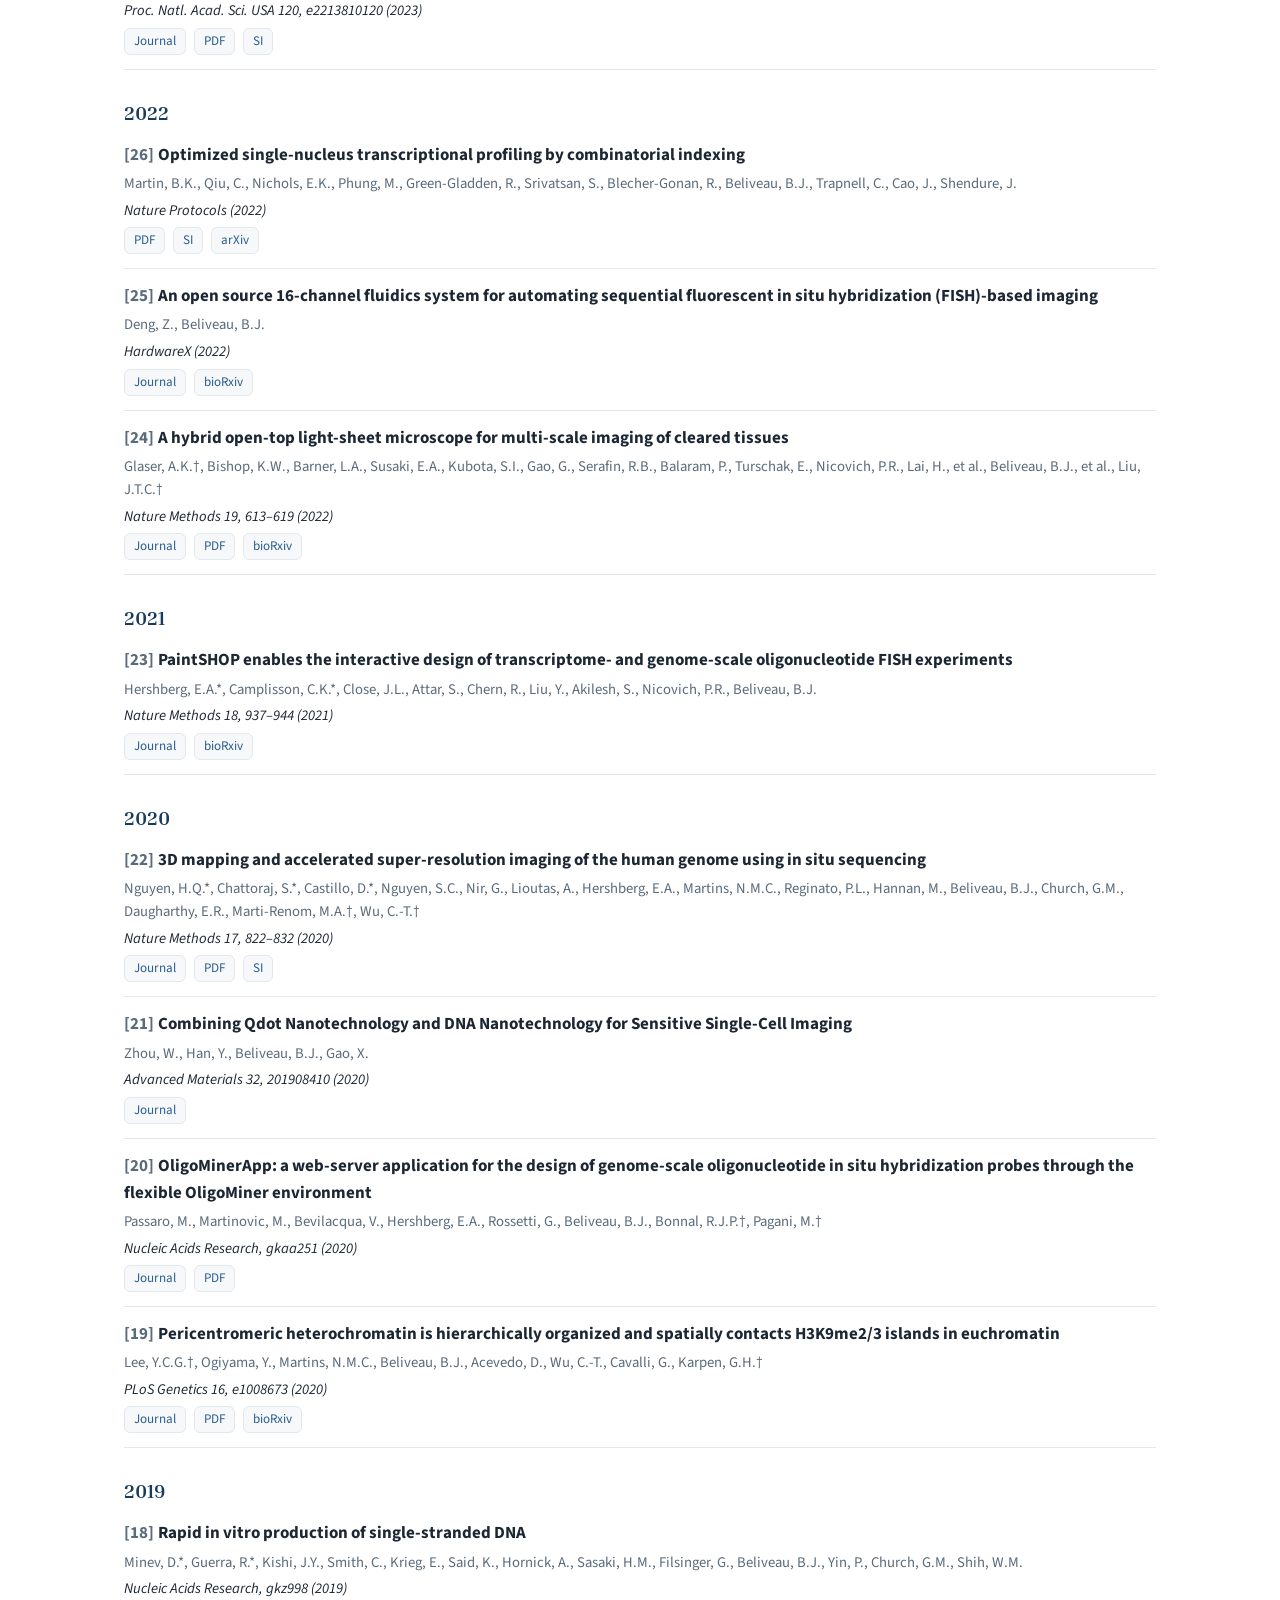
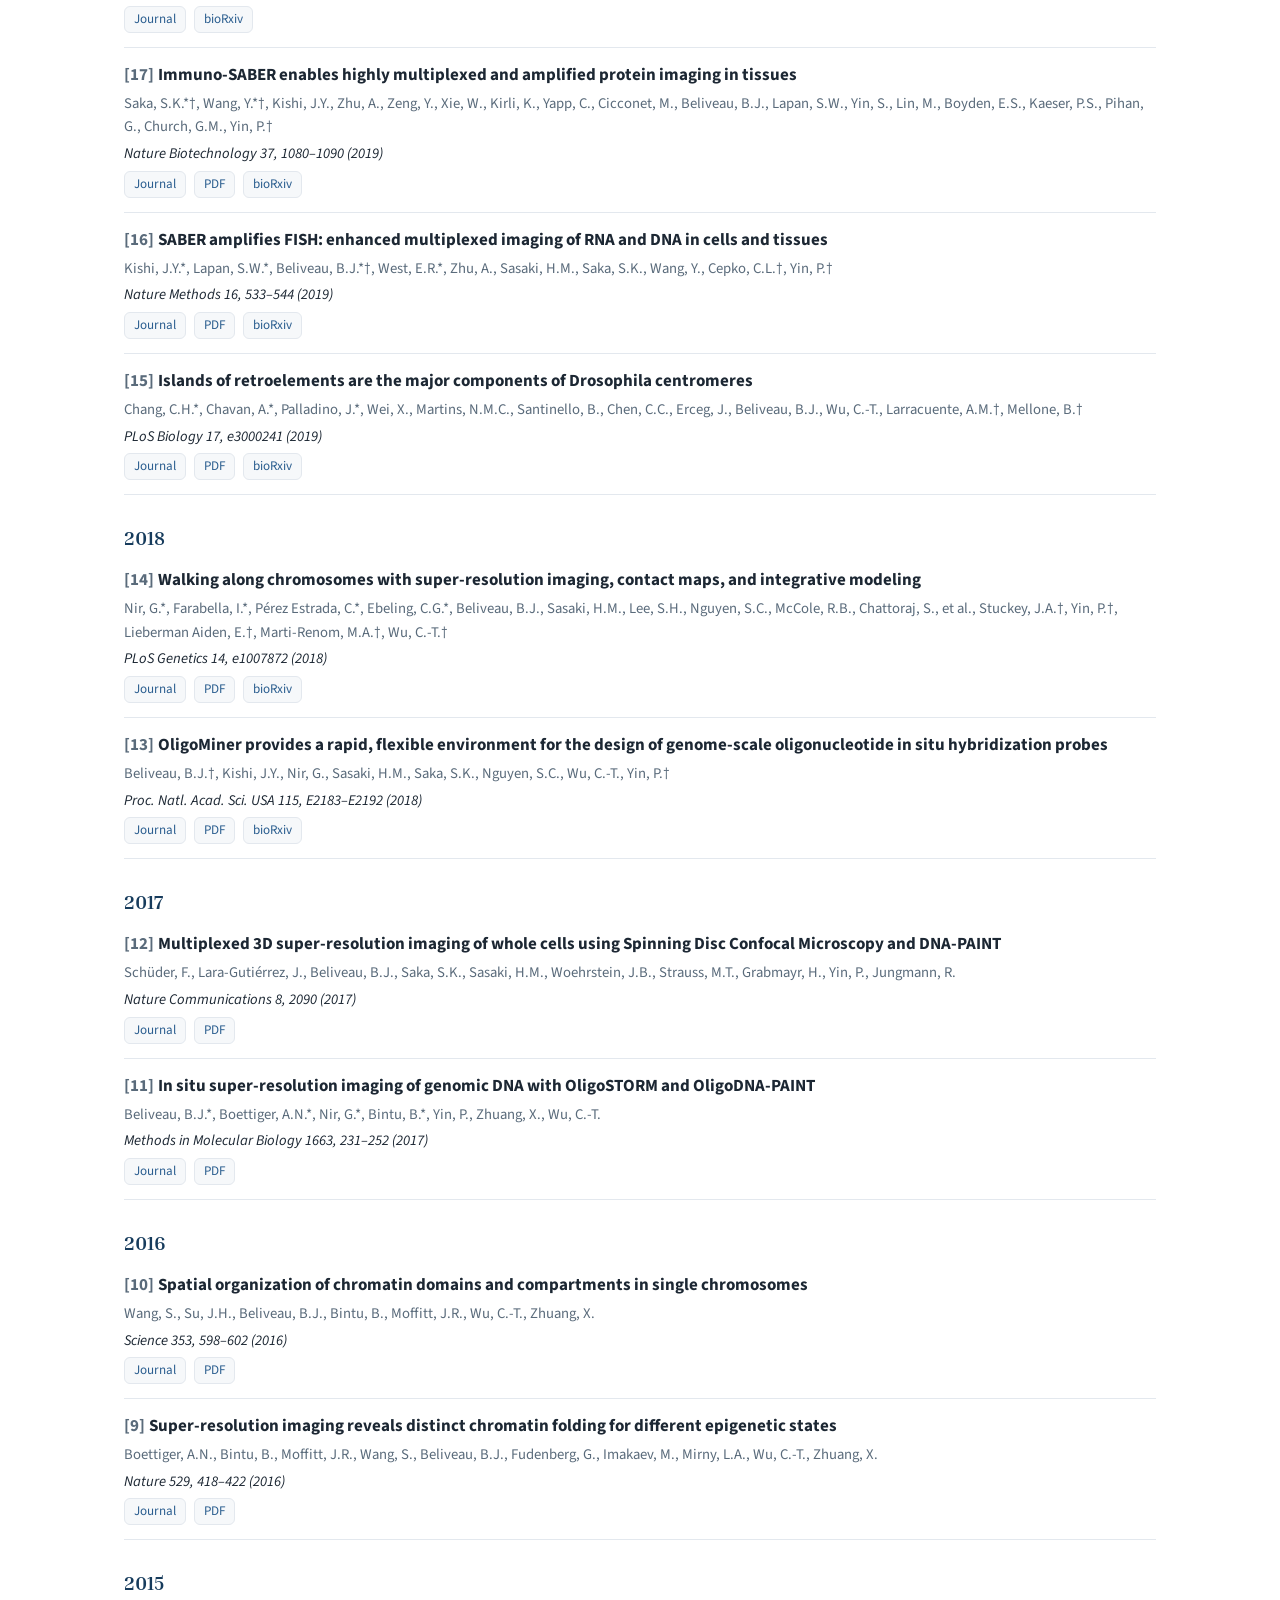
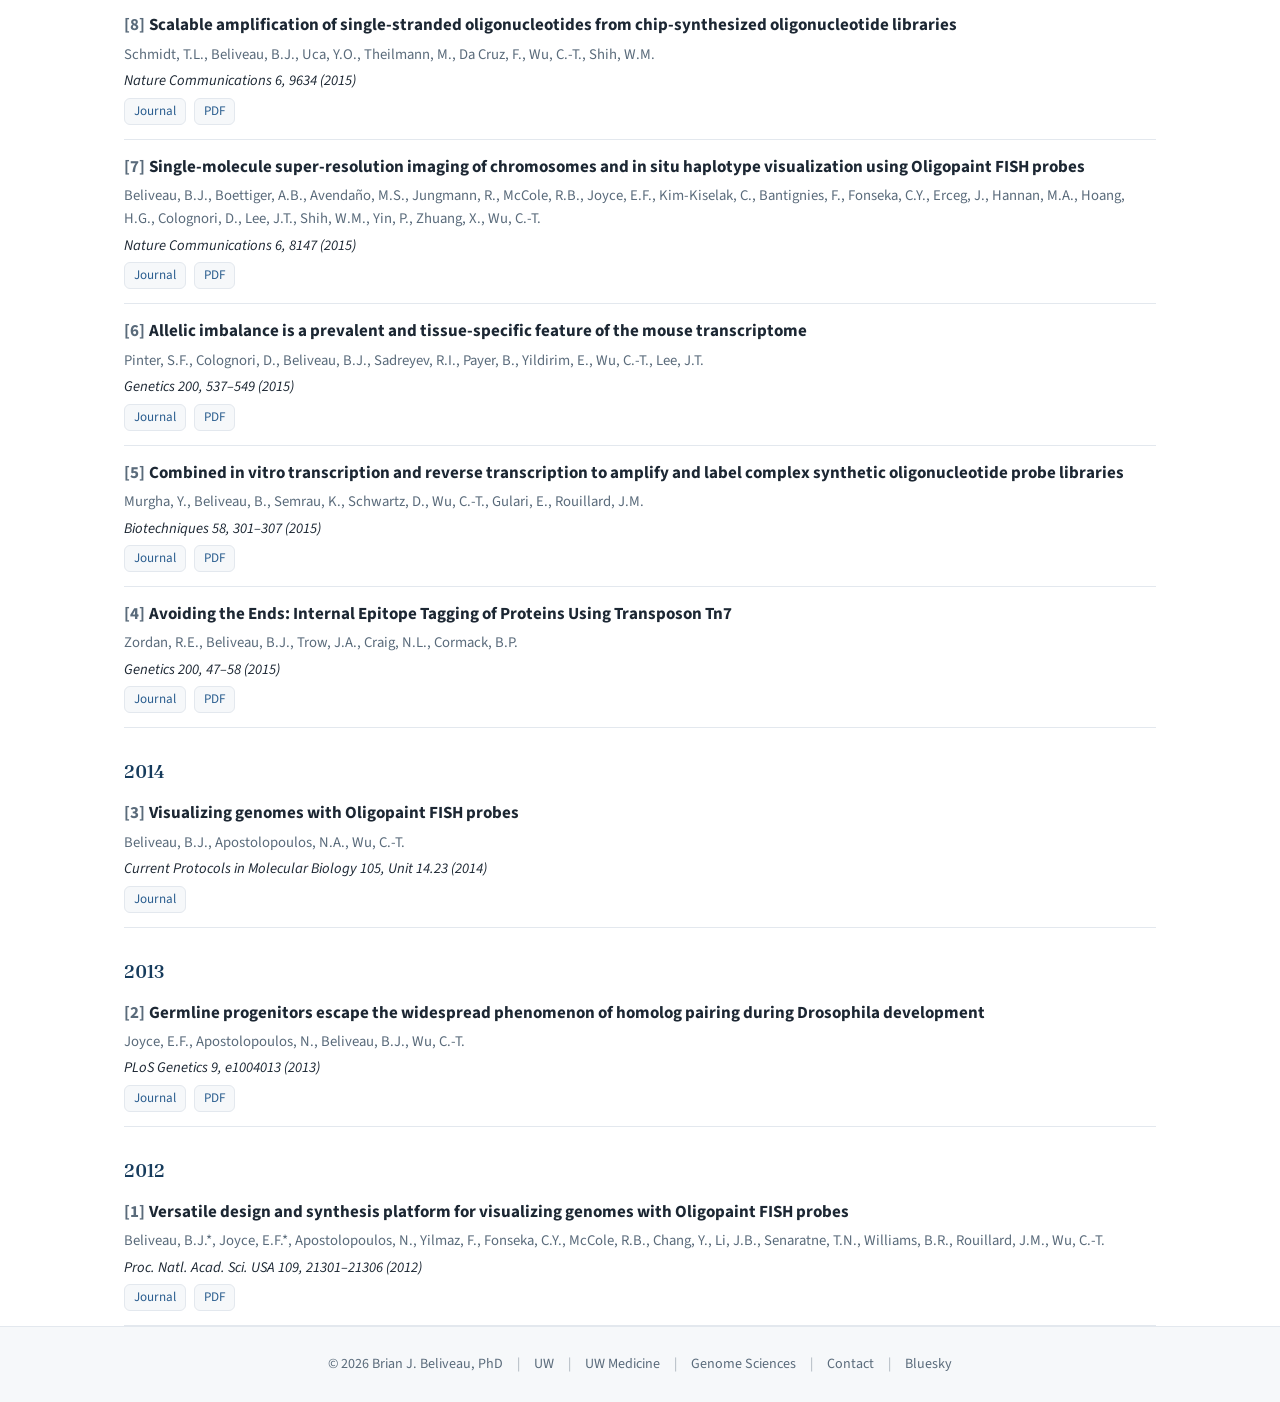
<file: publications.html>
<!DOCTYPE html>
<html lang="en">
<head>
  <meta charset="utf-8">
  <meta name="viewport" content="width=device-width, initial-scale=1">
  <title>Publications | Beliveau Lab</title>
  <meta name="description" content="The Beliveau Lab at the University of Washington builds enabling technologies to study the 3D organization of genomes.">
  <meta property="og:site_name" content="Beliveau Lab">
  <meta property="og:title" content="Publications | Beliveau Lab">
  <meta property="og:type" content="website">
  <link rel="icon" href="favicon.ico" sizes="any">
  <link rel="icon" type="image/png" sizes="32x32" href="favicon-32x32.png">
  <link rel="icon" type="image/png" sizes="16x16" href="favicon-16x16.png">
  <link rel="apple-touch-icon" sizes="180x180" href="apple-touch-icon.png">
  <link rel="preconnect" href="https://fonts.googleapis.com">
  <link rel="preconnect" href="https://fonts.gstatic.com" crossorigin>
  <link href="https://fonts.googleapis.com/css2?family=Inria+Serif:ital,wght@0,400;0,700;1,400;1,700&family=Source+Sans+3:ital,wght@0,400;0,600;0,700;1,400&display=swap" rel="stylesheet">
  <link rel="stylesheet" href="css/style.css">
</head>
<body>
  <header class="site-header">
    <nav class="nav">
      <a class="brand" href="index.html">Beliveau Lab</a>
      <button class="nav-toggle" aria-label="Toggle navigation" aria-expanded="false">☰</button>
      <div class="nav-links">
        <a href="index.html">Home</a>
        <a href="research.html">Research</a>
        <a href="publications.html">Publications</a>
        <a href="team.html">Team</a>
        <a href="news.html">News</a>
        <a href="teaching.html">Teaching</a>
        <a href="tools.html">Tools</a>
        <a href="join.html">Join</a>
      </div>
    </nav>
  </header>
  <div class="wrap page-head">
    <h1>Publications</h1>
    <div class="pub-links-top" id="pub-top-links"></div>
  </div>
  <main class="wrap">
    <div id="pubs-root"><p class="loading">Loading publications…</p></div>
  </main>

  <footer class="site-footer">
    <div class="wrap">
      <span>&copy; 2026 Brian J. Beliveau, PhD</span>
      <span class="sep">|</span><a href="http://www.washington.edu/" target="_blank" rel="noopener">UW</a>
      <span class="sep">|</span><a href="https://www.uwmedicine.org/" target="_blank" rel="noopener">UW Medicine</a>
      <span class="sep">|</span><a href="http://www.gs.washington.edu/" target="_blank" rel="noopener">Genome Sciences</a>
      <span class="sep">|</span><a href="contact.html">Contact</a>
      <span class="sep">|</span><a href="https://bsky.app/profile/oligopain.bsky.social" target="_blank" rel="noopener">Bluesky</a>
    </div>
  </footer>
  <script src="js/main.js"></script>
  <script src="js/publications.js"></script>
</body>
</html>
</file>
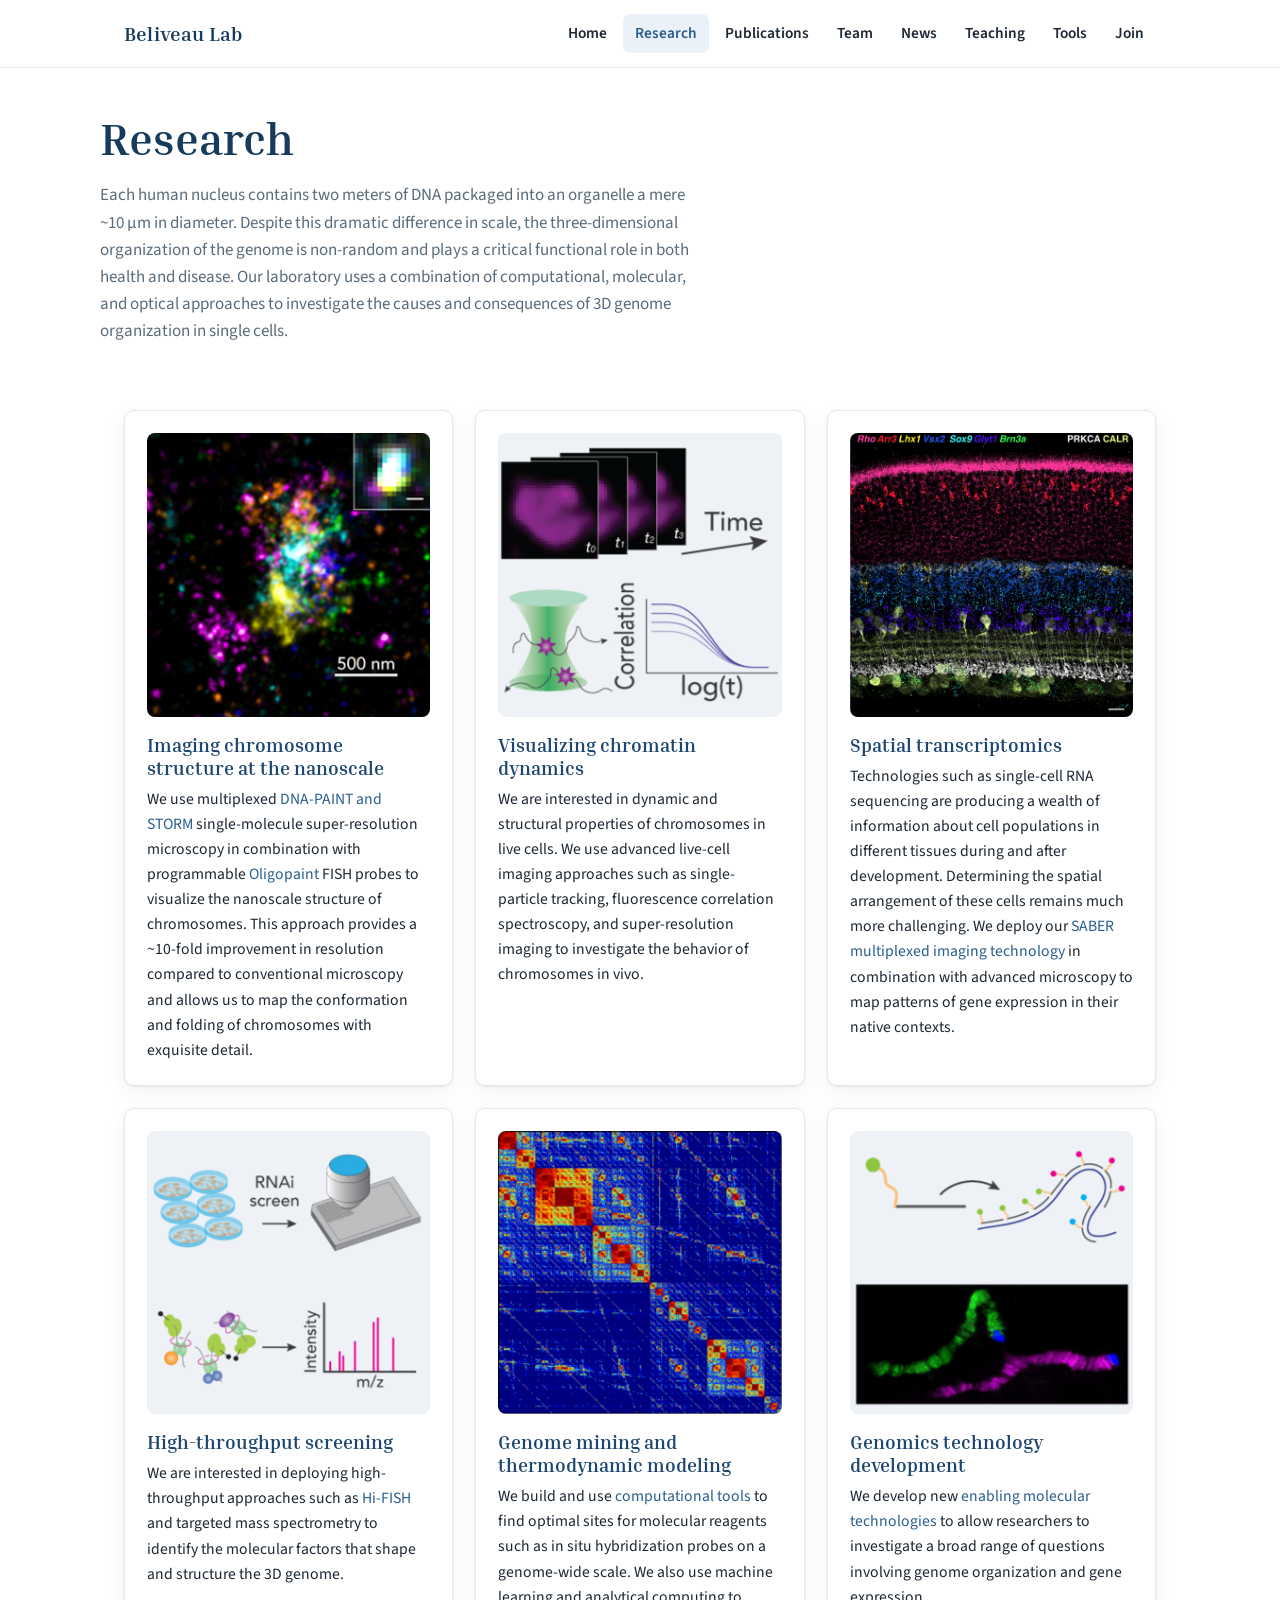
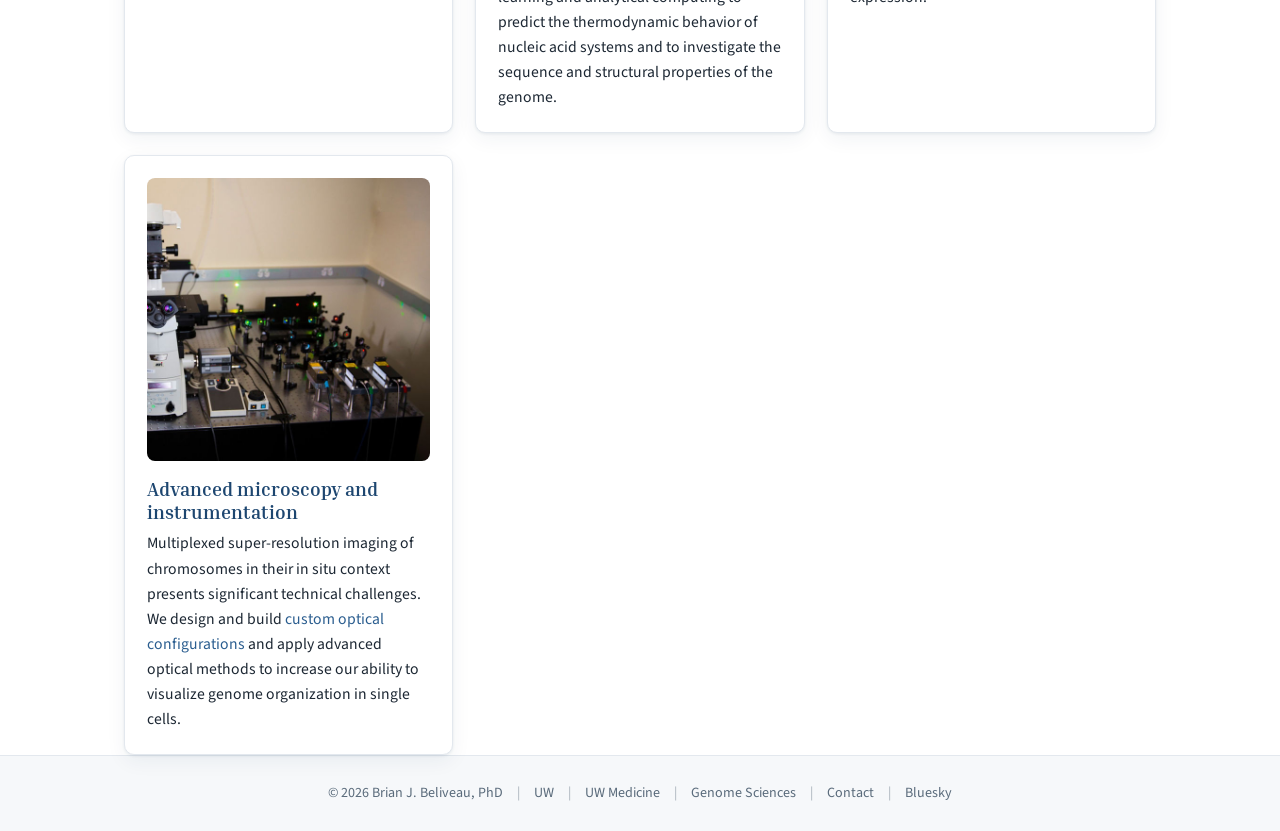
<file: research.html>
<!DOCTYPE html>
<html lang="en">
<head>
  <meta charset="utf-8">
  <meta name="viewport" content="width=device-width, initial-scale=1">
  <title>Research | Beliveau Lab</title>
  <meta name="description" content="The Beliveau Lab at the University of Washington builds enabling technologies to study the 3D organization of genomes.">
  <meta property="og:site_name" content="Beliveau Lab">
  <meta property="og:title" content="Research | Beliveau Lab">
  <meta property="og:type" content="website">
  <link rel="icon" href="favicon.ico" sizes="any">
  <link rel="icon" type="image/png" sizes="32x32" href="favicon-32x32.png">
  <link rel="icon" type="image/png" sizes="16x16" href="favicon-16x16.png">
  <link rel="apple-touch-icon" sizes="180x180" href="apple-touch-icon.png">
  <link rel="preconnect" href="https://fonts.googleapis.com">
  <link rel="preconnect" href="https://fonts.gstatic.com" crossorigin>
  <link href="https://fonts.googleapis.com/css2?family=Inria+Serif:ital,wght@0,400;0,700;1,400;1,700&family=Source+Sans+3:ital,wght@0,400;0,600;0,700;1,400&display=swap" rel="stylesheet">
  <link rel="stylesheet" href="css/style.css">
</head>
<body>
  <header class="site-header">
    <nav class="nav">
      <a class="brand" href="index.html">Beliveau Lab</a>
      <button class="nav-toggle" aria-label="Toggle navigation" aria-expanded="false">☰</button>
      <div class="nav-links">
        <a href="index.html">Home</a>
        <a href="research.html">Research</a>
        <a href="publications.html">Publications</a>
        <a href="team.html">Team</a>
        <a href="news.html">News</a>
        <a href="teaching.html">Teaching</a>
        <a href="tools.html">Tools</a>
        <a href="join.html">Join</a>
      </div>
    </nav>
  </header>
  <div class="wrap page-head">
    <h1>Research</h1>
    <p class="lead">Each human nucleus contains two meters of DNA packaged into an organelle a mere ~10&nbsp;&micro;m in diameter. Despite this dramatic difference in scale, the three-dimensional organization of the genome is non-random and plays a critical functional role in both health and disease. Our laboratory uses a combination of computational, molecular, and optical approaches to investigate the causes and consequences of 3D genome organization in single cells.</p>
  </div>
  <main class="wrap">
    <section>
      <div class="research-grid">
      <div class="research-card"><img class="research-fig" src="images/research/1_imaging.png" alt="Imaging chromosome structure at the nanoscale" loading="lazy"><h3>Imaging chromosome structure at the nanoscale</h3><p>We use multiplexed <a href="https://www.nature.com/articles/ncomms8147.pdf" target="_blank" rel="noopener">DNA-PAINT and STORM</a> single-molecule super-resolution microscopy in combination with programmable <a href="http://www.pnas.org/content/pnas/109/52/21301.full.pdf" target="_blank" rel="noopener">Oligopaint</a> FISH probes to visualize the nanoscale structure of chromosomes. This approach provides a ~10-fold improvement in resolution compared to conventional microscopy and allows us to map the conformation and folding of chromosomes with exquisite detail.</p></div>
      <div class="research-card"><img class="research-fig" src="images/research/2_dynamics.png" alt="Visualizing chromatin dynamics" loading="lazy"><h3>Visualizing chromatin dynamics</h3><p>We are interested in dynamic and structural properties of chromosomes in live cells. We use advanced live-cell imaging approaches such as single-particle tracking, fluorescence correlation spectroscopy, and super-resolution imaging to investigate the behavior of chromosomes in vivo.</p></div>
      <div class="research-card"><img class="research-fig" src="images/research/3_sptx.png" alt="Spatial transcriptomics" loading="lazy"><h3>Spatial transcriptomics</h3><p>Technologies such as single-cell RNA sequencing are producing a wealth of information about cell populations in different tissues during and after development. Determining the spatial arrangement of these cells remains much more challenging. We deploy our <a href="https://www.biorxiv.org/content/early/2018/08/27/401810" target="_blank" rel="noopener">SABER multiplexed imaging technology</a> in combination with advanced microscopy to map patterns of gene expression in their native contexts.</p></div>
      <div class="research-card"><img class="research-fig" src="images/research/4_screening.png" alt="High-throughput screening" loading="lazy"><h3>High-throughput screening</h3><p>We are interested in deploying high-throughput approaches such as <a href="http://journals.plos.org/plosgenetics/article/file?id=10.1371/journal.pgen.1002667&type=printable" target="_blank" rel="noopener">Hi-FISH</a> and targeted mass spectrometry to identify the molecular factors that shape and structure the 3D genome.</p></div>
      <div class="research-card"><img class="research-fig" src="images/research/5_mining.png" alt="Genome mining and thermodynamic modeling" loading="lazy"><h3>Genome mining and thermodynamic modeling</h3><p>We build and use <a href="http://www.pnas.org/content/pnas/early/2018/02/16/1714530115.full.pdf" target="_blank" rel="noopener">computational tools</a> to find optimal sites for molecular reagents such as in situ hybridization probes on a genome-wide scale. We also use machine learning and analytical computing to predict the thermodynamic behavior of nucleic acid systems and to investigate the sequence and structural properties of the genome.</p></div>
      <div class="research-card"><img class="research-fig" src="images/research/6_techdev.png" alt="Genomics technology development" loading="lazy"><h3>Genomics technology development</h3><p>We develop new <a href="http://www.pnas.org/content/109/52/21301" target="_blank" rel="noopener">enabling molecular technologies</a> to allow researchers to investigate a broad range of questions involving genome organization and gene expression.</p></div>
      <div class="research-card"><img class="research-fig" src="images/research/7_microscopy.png" alt="Advanced microscopy and instrumentation" loading="lazy"><h3>Advanced microscopy and instrumentation</h3><p>Multiplexed super-resolution imaging of chromosomes in their in situ context presents significant technical challenges. We design and build <a href="https://www.nature.com/articles/s41467-017-02028-8.pdf" target="_blank" rel="noopener">custom optical configurations</a> and apply advanced optical methods to increase our ability to visualize genome organization in single cells.</p></div>
      </div>
    </section>
  </main>

  <footer class="site-footer">
    <div class="wrap">
      <span>&copy; 2026 Brian J. Beliveau, PhD</span>
      <span class="sep">|</span><a href="http://www.washington.edu/" target="_blank" rel="noopener">UW</a>
      <span class="sep">|</span><a href="https://www.uwmedicine.org/" target="_blank" rel="noopener">UW Medicine</a>
      <span class="sep">|</span><a href="http://www.gs.washington.edu/" target="_blank" rel="noopener">Genome Sciences</a>
      <span class="sep">|</span><a href="contact.html">Contact</a>
      <span class="sep">|</span><a href="https://bsky.app/profile/oligopain.bsky.social" target="_blank" rel="noopener">Bluesky</a>
    </div>
  </footer>
  <script src="js/main.js"></script>

</body>
</html>
</file>
<file: css/style.css>
/* Beliveau Lab — beliveau.io
   Palette and type chosen to echo the existing site: serif display, clean
   sans body, UW-leaning blues on white. */

:root {
  --ink:        #1c2733;
  --muted:      #5a6b7b;
  --line:       #e3e8ee;
  --bg:         #ffffff;
  --bg-soft:    #f6f8fa;
  --blue:       #2a5d8f;   /* primary */
  --blue-dark:  #1d4670;
  --blue-deep:  #163b5c;
  --accent:     #c0563b;   /* warm rust, used sparingly */
  --maxw:       1080px;
  --radius:     10px;
  --shadow:     0 1px 3px rgba(22,59,92,.08), 0 6px 20px rgba(22,59,92,.06);
}

* { box-sizing: border-box; }
html { scroll-behavior: smooth; }
body {
  margin: 0;
  font-family: "Source Sans 3", "Source Sans Pro", system-ui, -apple-system, Segoe UI, Roboto, sans-serif;
  color: var(--ink);
  background: var(--bg);
  line-height: 1.6;
  font-size: 17px;
  -webkit-font-smoothing: antialiased;
}
h1, h2, h3, h4 {
  font-family: "Inria Serif", Georgia, "Times New Roman", serif;
  color: var(--blue-deep);
  line-height: 1.2;
  font-weight: 700;
}
a { color: var(--blue); text-decoration: none; }
a:hover { text-decoration: underline; }
img { max-width: 100%; display: block; }

.wrap { max-width: var(--maxw); margin: 0 auto; padding: 0 24px; }

/* ---- Header / nav ---- */
.site-header {
  position: sticky; top: 0; z-index: 50;
  background: rgba(255,255,255,.94);
  backdrop-filter: saturate(150%) blur(8px);
  border-bottom: 1px solid var(--line);
}
.nav {
  display: flex; align-items: center; justify-content: space-between;
  gap: 16px; padding: 14px 24px; max-width: var(--maxw); margin: 0 auto;
}
.brand {
  font-family: "Inria Serif", Georgia, serif;
  font-weight: 700; font-size: 1.25rem; color: var(--blue-deep);
  letter-spacing: .2px; white-space: nowrap;
}
.brand:hover { text-decoration: none; }
.nav-links { display: flex; gap: 4px; flex-wrap: wrap; align-items: center; }
.nav-links a {
  color: var(--ink); padding: 7px 12px; border-radius: 7px;
  font-size: .96rem; font-weight: 600;
}
.nav-links a:hover { background: var(--bg-soft); text-decoration: none; }
.nav-links a.active { color: var(--blue); background: #eaf1f8; }
.nav-toggle {
  display: none; background: none; border: 1px solid var(--line);
  border-radius: 8px; padding: 8px 10px; cursor: pointer; font-size: 1.1rem;
}

@media (max-width: 820px) {
  .nav-toggle { display: block; }
  .nav-links {
    display: none; position: absolute; top: 100%; left: 0; right: 0;
    flex-direction: column; align-items: stretch; gap: 0;
    background: #fff; border-bottom: 1px solid var(--line); padding: 8px;
  }
  .nav-links.open { display: flex; }
  .nav-links a { padding: 12px 14px; border-radius: 8px; }
}

/* ---- Hero ---- */
.hero {
  background: linear-gradient(180deg, #f4f8fc 0%, #ffffff 100%);
  border-bottom: 1px solid var(--line);
}
.hero .wrap { padding-top: 56px; padding-bottom: 56px; }
.hero-banner {
  display: block; width: 100%; max-width: 680px; height: auto;
  margin: 0 0 22px;
}
.hero h1 { font-size: clamp(2.2rem, 5vw, 3.4rem); margin: 0 0 6px; }
.hero .tagline {
  font-size: clamp(1.05rem, 2.4vw, 1.4rem); color: var(--blue);
  font-family: "Inria Serif", Georgia, serif; font-style: italic; margin: 0 0 22px;
}
.hero p { max-width: 70ch; color: var(--ink); }

/* ---- Page heading ---- */
.page-head { padding: 44px 0 8px; }
.page-head h1 { font-size: clamp(2rem, 4.5vw, 2.8rem); margin: 0; }
.lead { color: var(--muted); max-width: 75ch; }

main { padding-bottom: 72px; }
section { margin-top: 40px; }
section > h2 {
  font-size: 1.6rem; margin: 0 0 18px; padding-bottom: 8px;
  border-bottom: 2px solid var(--line);
}

/* ---- Research cards ---- */
.research-grid {
  display: grid; gap: 22px;
  grid-template-columns: repeat(auto-fill, minmax(300px, 1fr));
}
.research-card {
  border: 1px solid var(--line); border-radius: var(--radius);
  padding: 22px; background: #fff; box-shadow: var(--shadow);
}
.research-fig {
  display: block; width: 100%; aspect-ratio: 1 / 1; object-fit: cover;
  border-radius: calc(var(--radius) - 2px); margin: 0 0 16px; background: #eef2f6;
}
.research-card h3 { margin: 0 0 8px; font-size: 1.2rem; color: var(--blue-dark); }
.research-card p { margin: 0; color: var(--ink); font-size: .98rem; }

/* ---- Team grid ---- */
.team-grid {
  display: grid; gap: 26px 22px;
  grid-template-columns: repeat(auto-fill, minmax(180px, 1fr));
}
.member { text-align: center; }
.member .photo {
  width: 150px; height: 150px; margin: 0 auto 12px; border-radius: 50%;
  object-fit: cover; background: var(--bg-soft);
  border: 3px solid #fff; box-shadow: var(--shadow);
}
.member .name { font-weight: 700; font-family: "Inria Serif", Georgia, serif;
  color: var(--blue-deep); font-size: 1.02rem; }
.member .role { color: var(--accent); font-weight: 600; font-size: .9rem; }
.member .meta { color: var(--muted); font-size: .85rem; margin-top: 2px; }
.member .meta a { font-size: .85rem; }
.member .email { font-size: .85rem; word-break: break-word; }

/* Alumni */
.alumni-grid {
  display: grid; gap: 22px 18px;
  grid-template-columns: repeat(auto-fill, minmax(150px, 1fr));
}
.alum { text-align: center; font-size: .86rem; }
.alum .photo {
  width: 110px; height: 115px; margin: 0 auto 8px; border-radius: 8px;
  object-fit: cover; background: var(--bg-soft); box-shadow: var(--shadow);
}
.alum .name { font-weight: 700; font-family: "Inria Serif", Georgia, serif;
  color: var(--blue-deep); font-size: .92rem; }
.alum .role { color: var(--muted); }
.alum .dates { color: var(--muted); font-size: .8rem; }
.alum .after { color: var(--ink); font-size: .8rem; margin-top: 3px; }
.join-card .photo { object-fit: contain; padding: 12px; }
.join-card .name { color: var(--accent); }

/* ---- News timeline ---- */
.news-month { margin-top: 30px; }
.news-month h3 {
  font-size: 1.15rem; color: var(--blue); margin: 0 0 10px;
}
.news-list { list-style: none; margin: 0; padding: 0; }
.news-list li {
  position: relative; padding: 0 0 12px 22px; color: var(--ink);
}
.news-list li::before {
  content: ""; position: absolute; left: 2px; top: 10px;
  width: 8px; height: 8px; border-radius: 50%; background: var(--blue);
}
/* Justified photo rows (row breaks computed in js/news.js): full frames, no
   cropping; photos in a row share one height and rows run flush. */
.news-photos { margin: 12px 0 8px; max-width: 900px; }
.news-row { display: flex; gap: 8px; margin-bottom: 8px; }
.news-row:last-child { margin-bottom: 0; }
.news-photos a {
  display: block; min-width: 0; cursor: zoom-in;
  border-radius: 6px; overflow: hidden; box-shadow: var(--shadow); background: #eef2f6;
}
.news-photos a img {
  width: 100%; height: 100%; object-fit: cover; display: block; transition: opacity .15s;
}
.news-photos a:hover img { opacity: .85; }

/* Lightbox (news photos only) */
.lightbox {
  position: fixed; inset: 0; z-index: 1000;
  display: flex; align-items: center; justify-content: center;
  padding: 56px clamp(16px, 6vw, 72px);
  background: rgba(10, 22, 34, .9); cursor: zoom-out;
}
.lightbox[hidden], .lightbox button[hidden] { display: none; }
.lb-img {
  max-width: 100%; max-height: 100%; object-fit: contain;
  border-radius: 6px; box-shadow: 0 10px 40px rgba(0, 0, 0, .5);
}
.lightbox button {
  position: absolute; background: none; border: 0; color: #fff;
  font-size: 2.6rem; line-height: 1; padding: 6px 14px;
  cursor: pointer; opacity: .75;
}
.lightbox button:hover, .lightbox button:focus-visible { opacity: 1; }
.lb-close { top: 8px; right: 10px; }
.lb-prev, .lb-next { top: 50%; transform: translateY(-50%); }
.lb-prev { left: 4px; }
.lb-next { right: 4px; }

/* ---- Publications ---- */
.pub-links-top { margin: 6px 0 24px; display: flex; gap: 10px; flex-wrap: wrap; }
.btn {
  display: inline-block; padding: 8px 16px; border-radius: 8px;
  background: var(--blue); color: #fff; font-weight: 600; font-size: .92rem;
}
.btn:hover { background: var(--blue-dark); text-decoration: none; }
.btn.ghost { background: #fff; color: var(--blue); border: 1px solid var(--blue); }
.pub-year { margin: 30px 0 4px; font-size: 1.25rem; color: var(--blue-deep);
  font-family: "Inria Serif", Georgia, serif; }
.pub {
  padding: 14px 0; border-bottom: 1px solid var(--line);
}
.pub .pub-title { font-weight: 700; color: var(--ink); }
.pub .pub-num { color: var(--muted); font-weight: 700; margin-right: 4px; }
.pub .pub-authors { font-size: .92rem; color: var(--muted); margin: 3px 0; }
.pub .pub-authors b { color: var(--ink); }
.pub .pub-venue { font-size: .92rem; font-style: italic; color: var(--ink); }
.pub .pub-links { margin-top: 5px; display: flex; gap: 8px; flex-wrap: wrap; }
.pub .pub-links a {
  font-size: .82rem; padding: 2px 9px; border: 1px solid var(--line);
  border-radius: 6px; background: var(--bg-soft); color: var(--blue);
}
.pub .pub-links a:hover { background: #eaf1f8; text-decoration: none; }

/* ---- Simple link lists (tools, teaching) ---- */
.link-list { list-style: none; padding: 0; margin: 0; }
.link-list li {
  padding: 14px 18px; border: 1px solid var(--line); border-radius: var(--radius);
  margin-bottom: 12px; background: #fff; box-shadow: var(--shadow);
}
.link-list li b { color: var(--blue-deep); }

/* ---- Join ---- */
.join-block { margin-top: 26px; }
.join-block h3 { color: var(--blue); font-size: 1.2rem; margin: 0 0 6px; }

/* ---- Footer ---- */
.site-footer {
  border-top: 1px solid var(--line); background: var(--bg-soft);
  font-size: .88rem; color: var(--muted);
}
.site-footer .wrap { padding: 26px 24px; display: flex; gap: 14px;
  flex-wrap: wrap; align-items: center; justify-content: center; }
.site-footer a { color: var(--muted); }
.site-footer .sep { opacity: .5; }
.equity-note {
  background: #eaf1f8; border-radius: var(--radius); padding: 16px 20px;
  margin-top: 30px; font-size: .95rem;
}

.loading { color: var(--muted); padding: 20px 0; }

/* Accessibility */
a:focus-visible, button:focus-visible {
  outline: 3px solid #9cc3e6; outline-offset: 2px; border-radius: 4px;
}
@media (prefers-reduced-motion: reduce) {
  html { scroll-behavior: auto; }
}

/* ---- Contact map ---- */
.contact-map { margin-top: 28px; max-width: 720px; }
.contact-map iframe {
  width: 100%; height: 360px; display: block;
  border: 1px solid var(--line); border-radius: var(--radius);
}
</file>
